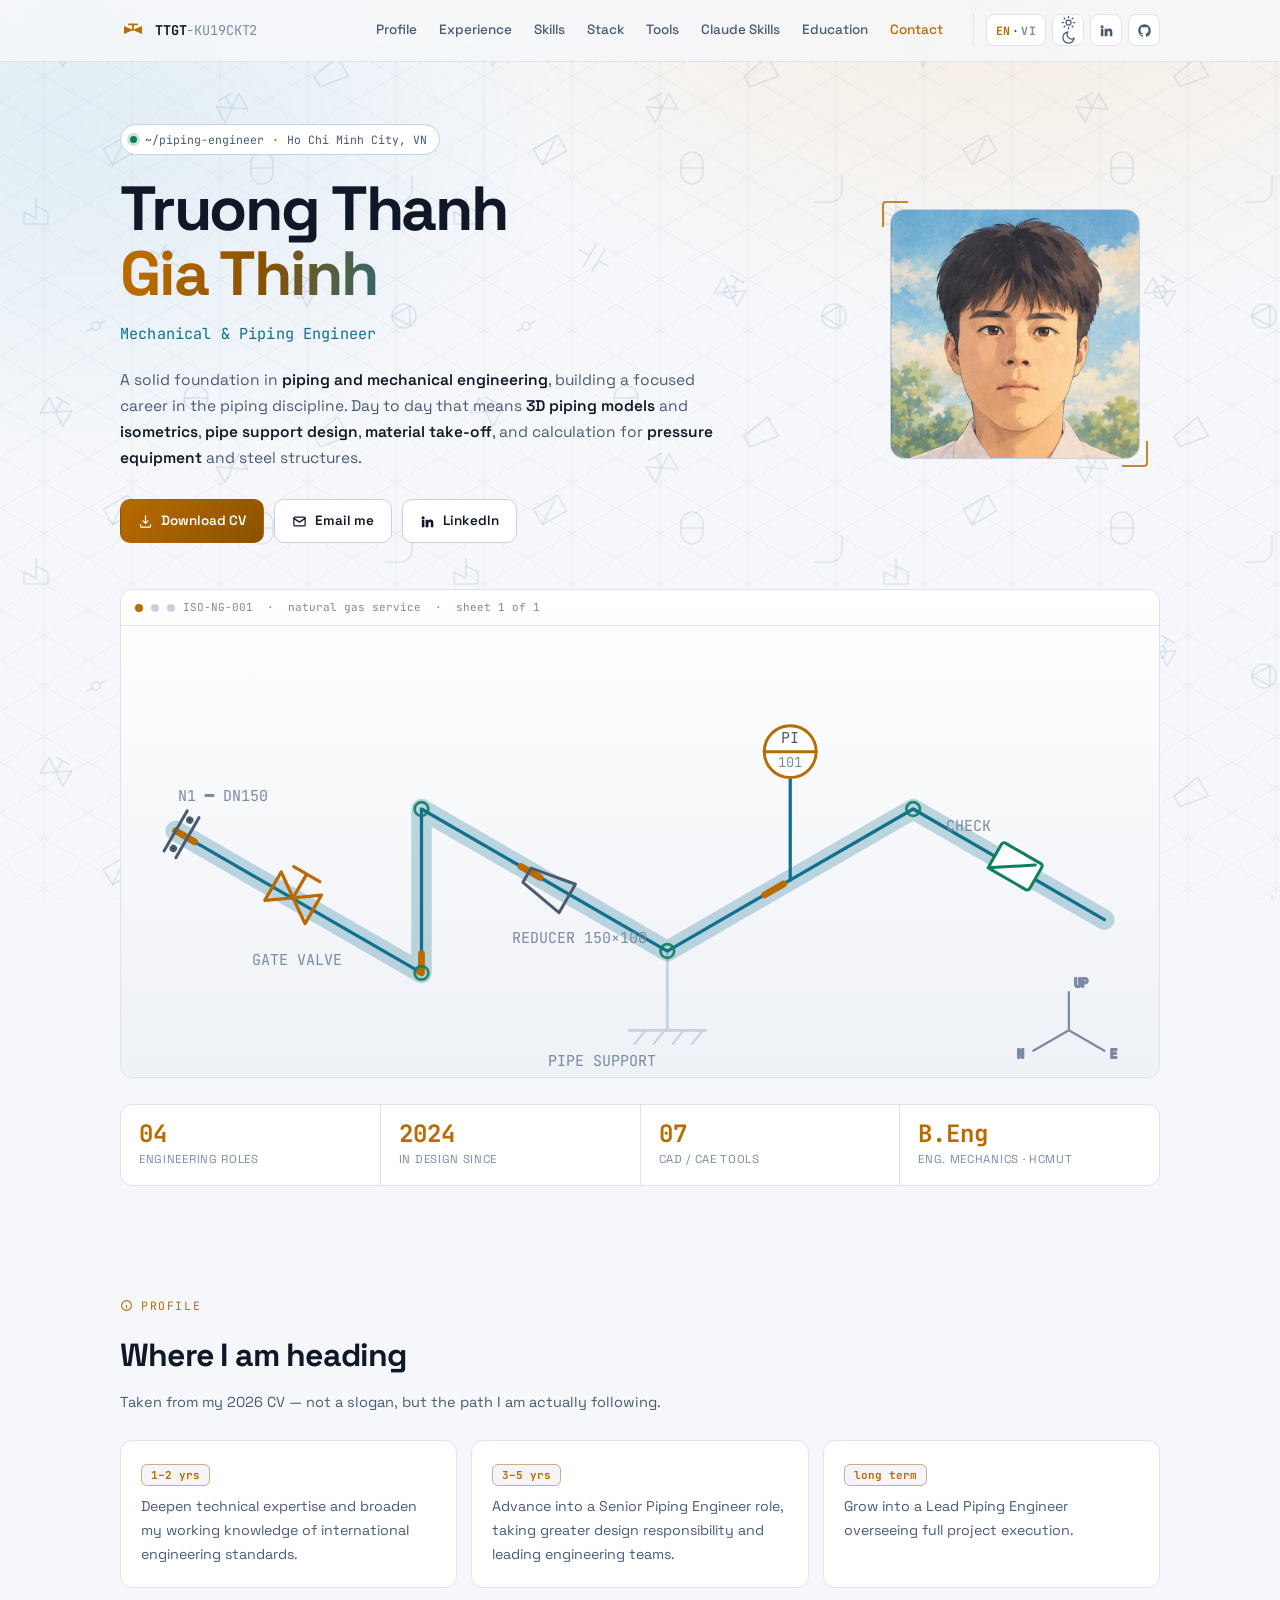
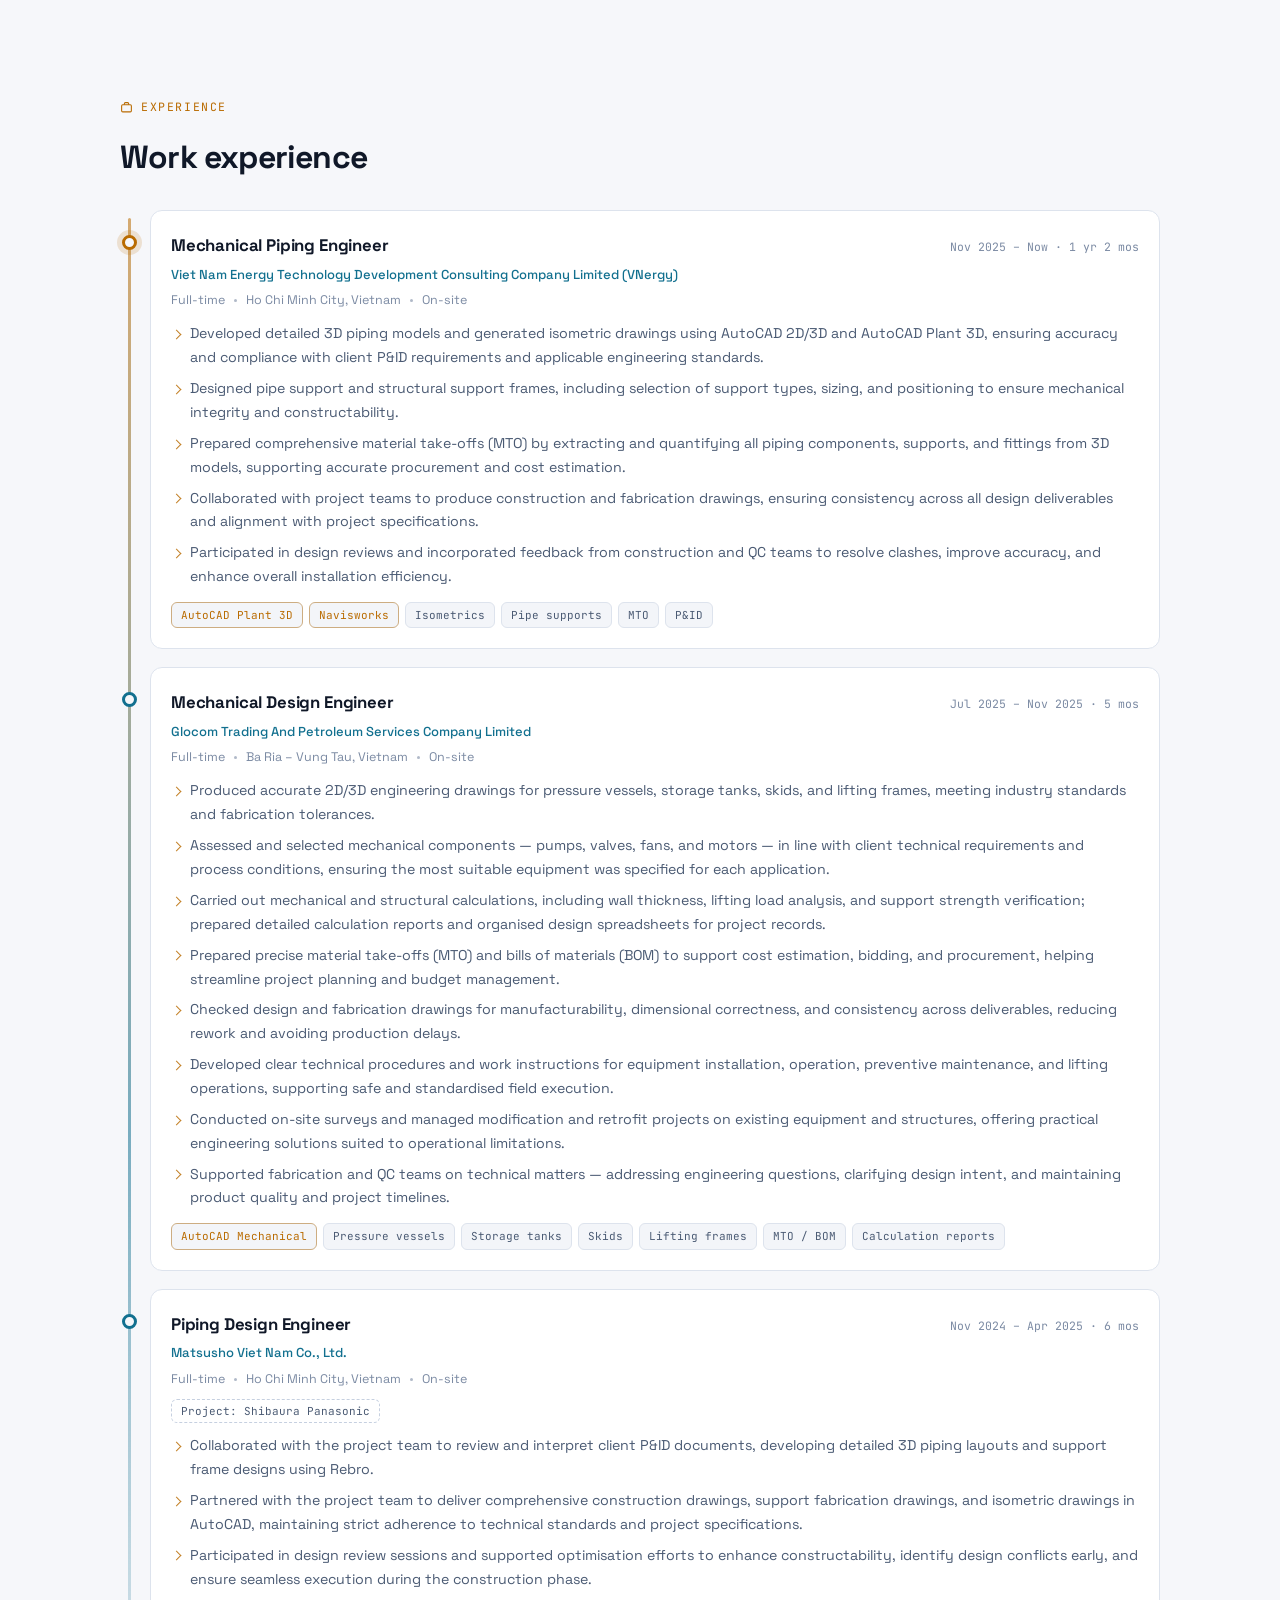
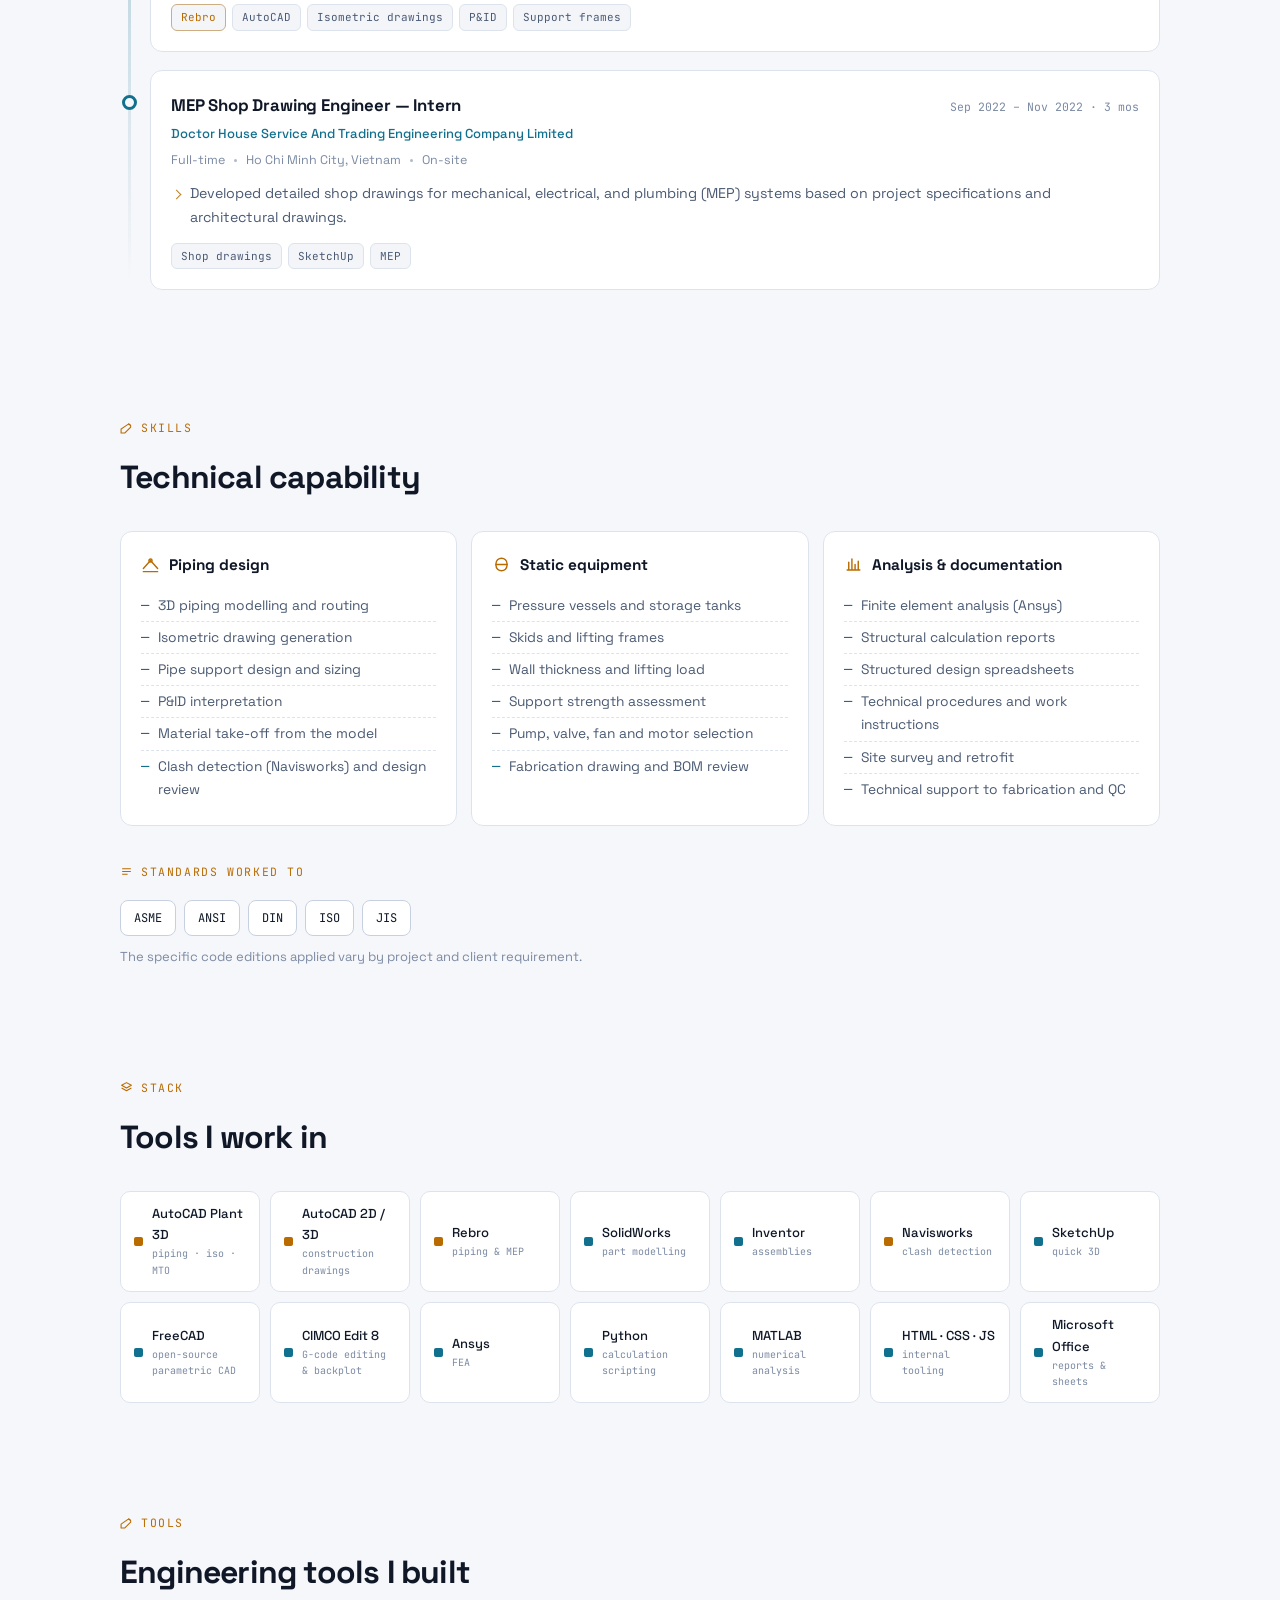
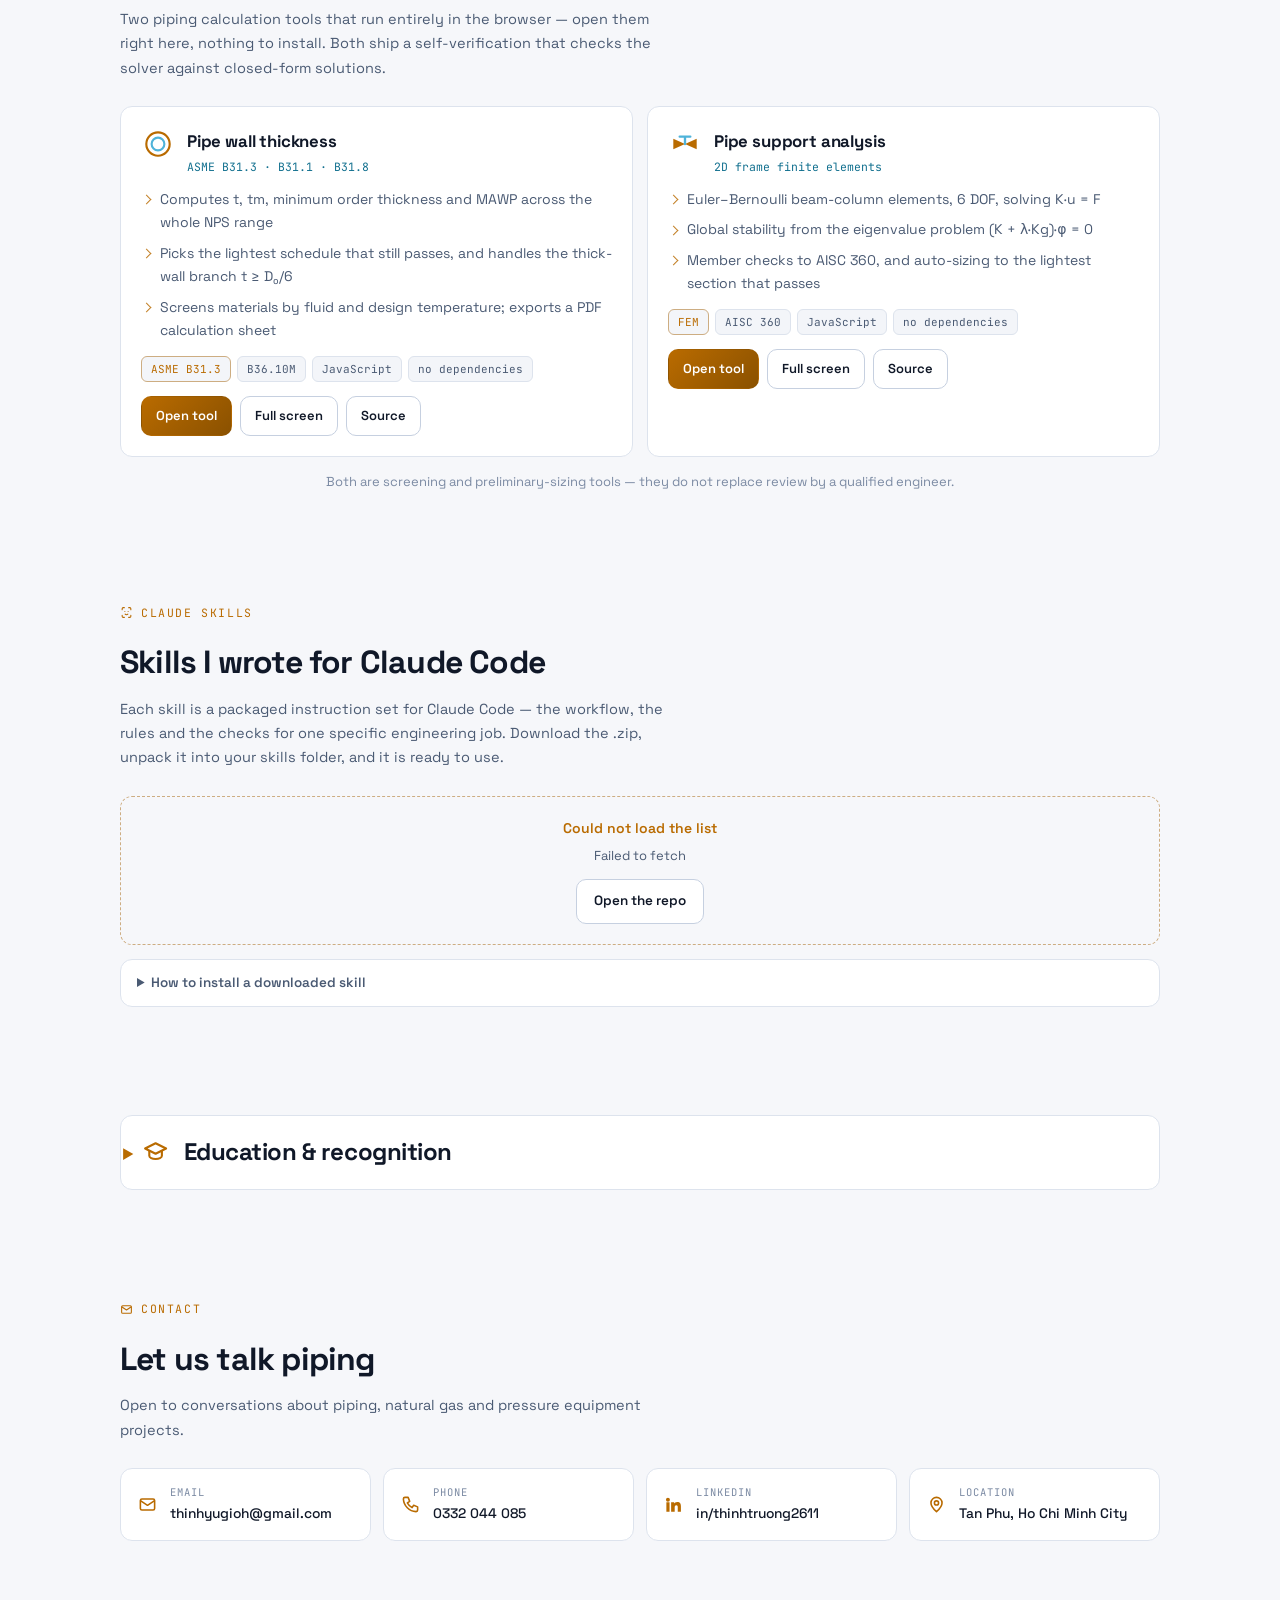
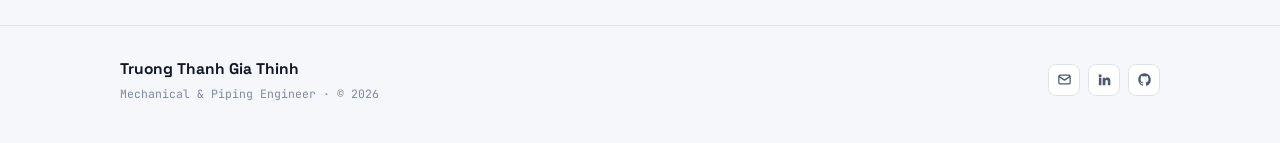
<file: index.html>
<!DOCTYPE html>
<html lang="en" data-theme="dark">
<head>
<meta charset="UTF-8">
<meta name="viewport" content="width=device-width, initial-scale=1">
<title>Truong Thanh Gia Thinh — Mechanical &amp; Piping Engineer</title>

<meta name="description" content="Mechanical &amp; Piping Engineer in Ho Chi Minh City. 3D piping models and isometrics in AutoCAD Plant 3D, pipe support design, MTO, pressure vessels and structural calculation for natural gas and industrial plants.">
<meta name="author" content="Truong Thanh Gia Thinh">
<meta name="theme-color" content="#0a0f1c">

<meta property="og:type" content="profile">
<meta property="og:site_name" content="Truong Thanh Gia Thinh">
<meta property="og:locale" content="vi_VN">
<meta property="og:locale:alternate" content="en_US">
<meta property="og:title" content="Truong Thanh Gia Thinh — Mechanical &amp; Piping Engineer">
<meta property="og:description" content="Piping and mechanical design for natural gas and industrial plants: AutoCAD Plant 3D, isometrics, pipe supports, MTO, pressure equipment.">
<meta property="og:url" content="https://brian261101.github.io/">
<!-- Thẻ chia sẻ 1200x630: ảnh vuông bị các ứng dụng chat cắt xấu -->
<meta property="og:image" content="https://brian261101.github.io/assets/img/og-card.jpg">
<meta property="og:image:secure_url" content="https://brian261101.github.io/assets/img/og-card.jpg">
<meta property="og:image:type" content="image/jpeg">
<meta property="og:image:width" content="1200">
<meta property="og:image:height" content="630">
<meta property="og:image:alt" content="Truong Thanh Gia Thinh — Mechanical &amp; Piping Engineer, Ho Chi Minh City">
<meta name="twitter:card" content="summary_large_image">
<meta name="twitter:title" content="Truong Thanh Gia Thinh — Mechanical &amp; Piping Engineer">
<meta name="twitter:description" content="Piping and mechanical design for natural gas and industrial plants: AutoCAD Plant 3D, isometrics, pipe supports, MTO, pressure equipment.">
<meta name="twitter:image" content="https://brian261101.github.io/assets/img/og-card.jpg">

<link rel="canonical" href="https://brian261101.github.io/">
<link rel="icon" href="data:image/svg+xml,%3Csvg xmlns='http://www.w3.org/2000/svg' viewBox='0 0 32 32'%3E%3Crect width='32' height='32' rx='7' fill='%230a0f1c'/%3E%3Cpath d='M6 20V12l10 4zM26 20V12l-10 4z' fill='%23f5a524'/%3E%3Cpath d='M16 16v-6M11 10h10' stroke='%234fb3d9' stroke-width='2' stroke-linecap='round' fill='none'/%3E%3C/svg%3E">

<link rel="preconnect" href="https://fonts.googleapis.com">
<link rel="preconnect" href="https://fonts.gstatic.com" crossorigin>
<link href="https://fonts.googleapis.com/css2?family=Space+Grotesk:wght@400;500;600;700&family=JetBrains+Mono:wght@400;500;700&display=swap" rel="stylesheet">
<script>document.documentElement.classList.add('js');</script>
<link rel="stylesheet" href="assets/css/site.css?v=8">

<script type="application/ld+json">
{
  "@context": "https://schema.org",
  "@type": "Person",
  "name": "Truong Thanh Gia Thinh",
  "jobTitle": "Mechanical & Piping Engineer",
  "url": "https://brian261101.github.io/",
  "image": "https://brian261101.github.io/assets/img/portrait-art.jpg",
  "email": "mailto:thinhyugioh@gmail.com",
  "sameAs": [
    "https://www.linkedin.com/in/thinhtruong2611/",
    "https://github.com/brian261101"
  ],
  "address": { "@type": "PostalAddress", "addressLocality": "Ho Chi Minh City", "addressCountry": "VN" },
  "alumniOf": { "@type": "CollegeOrUniversity", "name": "Ho Chi Minh City University of Technology (HCMUT)" },
  "knowsAbout": ["Piping design", "AutoCAD Plant 3D", "Isometric drawings", "Pipe supports",
                 "Material Take-Off", "Pressure vessels", "Natural gas", "Finite element analysis"]
}
</script>
</head>

<body>

<!-- ============ background: isometric grid + P&ID symbols ============ -->
<div class="bg" aria-hidden="true">
  <svg xmlns="http://www.w3.org/2000/svg" preserveAspectRatio="xMidYMid slice">
    <defs>
      <!-- 30 degree isometric construction grid -->
      <pattern id="iso" width="88" height="50.807" patternUnits="userSpaceOnUse">
        <path d="M0 50.807 L88 0 M0 0 L88 50.807 M44 0 V50.807"
              fill="none" stroke-width="1" style="stroke:var(--grid)"/>
      </pattern>

      <!-- P&ID symbol library -->
      <g id="s-gate" stroke-width="1.6" fill="none" stroke-linejoin="round">
        <path d="M-13-9v18l13-9zM13-9v18l-13-9z"/><path d="M0 0v-13M-8-13h16"/>
      </g>
      <g id="s-globe" stroke-width="1.6" fill="none" stroke-linejoin="round">
        <path d="M-13-9v18l13-9zM13-9v18l-13-9z"/><circle cx="0" cy="0" r="6"/><path d="M0-6v-9M-8-15h16"/>
      </g>
      <g id="s-check" stroke-width="1.6" fill="none" stroke-linejoin="round">
        <rect x="-14" y="-9" width="28" height="18"/><path d="M-14 9 L10-7"/>
      </g>
      <g id="s-inst" stroke-width="1.6" fill="none">
        <circle cx="0" cy="0" r="12"/><path d="M-12 0h24"/>
      </g>
      <g id="s-red" stroke-width="1.6" fill="none" stroke-linejoin="round">
        <path d="M-15-6 L15-11 V11 L-15 6 Z"/>
      </g>
      <g id="s-flange" stroke-width="1.6" fill="none" stroke-linecap="round">
        <path d="M-5-13v26M5-13v26M-16 0h11M5 0h11"/>
      </g>
      <g id="s-pump" stroke-width="1.6" fill="none" stroke-linejoin="round">
        <circle cx="0" cy="0" r="12"/><path d="M-12 0 L6-10 V10 Z"/>
      </g>
      <g id="s-psv" stroke-width="1.6" fill="none" stroke-linejoin="round">
        <path d="M-12 10 V-2 L0 4 V-8 L12-2 V10 Z"/><path d="M0-8 V-16"/>
      </g>
      <g id="s-vessel" stroke-width="1.6" fill="none">
        <rect x="-11" y="-16" width="22" height="32" rx="11"/><path d="M-11 0h22"/>
      </g>
      <g id="s-elbow" stroke-width="1.6" fill="none" stroke-linecap="round">
        <path d="M-15 12 H0 A12 12 0 0 0 12 0 V-14"/>
      </g>
      <g id="s-weld" stroke-width="1.6" fill="none">
        <circle cx="0" cy="0" r="4"/><path d="M-11 0h7M4 0h7"/>
      </g>

      <!-- scattered symbol field -->
      <pattern id="sym" width="430" height="360" patternUnits="userSpaceOnUse">
        <g style="stroke:var(--sym)">
          <use href="#s-gate"   transform="translate(56 52) rotate(30)"/>
          <use href="#s-inst"   transform="translate(196 38)"/>
          <use href="#s-red"    transform="translate(330 74) rotate(-30)"/>
          <use href="#s-elbow"  transform="translate(400 190)"/>
          <use href="#s-check"  transform="translate(120 150) rotate(-30)"/>
          <use href="#s-vessel" transform="translate(262 168)"/>
          <use href="#s-psv"    transform="translate(36 214)"/>
          <use href="#s-flange" transform="translate(164 258) rotate(30)"/>
          <use href="#s-globe"  transform="translate(300 292) rotate(30)"/>
          <use href="#s-pump"   transform="translate(404 316)"/>
          <use href="#s-weld"   transform="translate(96 326) rotate(-30)"/>
          <use href="#s-gate"   transform="translate(232 108) rotate(-30)"/>
        </g>
      </pattern>
    </defs>

    <rect width="100%" height="100%" fill="url(#iso)"/>
    <rect width="100%" height="100%" fill="url(#sym)"/>
  </svg>
</div>
<div class="bg-glow" aria-hidden="true"></div>


<!-- ============ nav ============ -->
<nav class="nav">
  <div class="wrap">
    <a class="brand" href="#top" aria-label="Home">
      <svg class="mark" viewBox="0 0 32 32" fill="none" aria-hidden="true">
        <path d="M5 21V11l11 5zM27 21V11l-11 5z" fill="currentColor"/>
        <path d="M16 16v-7M11 9h10" stroke="currentColor" stroke-width="2.2" stroke-linecap="round"/>
      </svg>
      <span>TTGT<span class="dim">-KU19CKT2</span></span>
    </a>

    <ul class="nav-links" id="nav-links">
      <li><a href="#profile"    data-vi="Giới thiệu">Profile</a></li>
      <li><a href="#experience" data-vi="Kinh nghiệm">Experience</a></li>
      <li><a href="#skills"     data-vi="Kỹ năng">Skills</a></li>
      <li><a href="#stack"      data-vi="Phần mềm">Stack</a></li>
      <li><a href="#tools"      data-vi="Công cụ">Tools</a></li>
      <li><a href="#claude-skills" data-vi="Skill Claude">Claude Skills</a></li>
      <li><a href="#education"  data-vi="Học vấn">Education</a></li>
      <li><a href="#contact"    data-vi="Liên hệ">Contact</a></li>
    </ul>

    <div class="nav-tools">
      <button class="icon-btn lang-btn" id="lang-btn" type="button" title="English / Tiếng Việt" aria-label="Switch language">
        <span data-lang-on="en">EN</span><span class="dim">&#8202;·&#8202;</span><span data-lang-on="vi">VI</span>
      </button>

      <button class="icon-btn" id="theme-btn" type="button" title="Light / dark" aria-label="Toggle theme">
        <svg data-theme-icon="dark" viewBox="0 0 24 24" fill="none" stroke="currentColor" stroke-width="2" stroke-linecap="round">
          <circle cx="12" cy="12" r="4"/><path d="M12 2v2M12 20v2M2 12h2M20 12h2M4.9 4.9l1.4 1.4M17.7 17.7l1.4 1.4M19.1 4.9l-1.4 1.4M6.3 17.7l-1.4 1.4"/>
        </svg>
        <svg data-theme-icon="light" viewBox="0 0 24 24" fill="none" stroke="currentColor" stroke-width="2" stroke-linecap="round" stroke-linejoin="round" hidden>
          <path d="M21 12.8A9 9 0 1 1 11.2 3a7 7 0 0 0 9.8 9.8z"/>
        </svg>
      </button>

      <a class="icon-btn" href="https://www.linkedin.com/in/thinhtruong2611/" target="_blank" rel="noopener" title="LinkedIn" aria-label="LinkedIn">
        <svg viewBox="0 0 24 24" fill="currentColor"><path d="M4.98 3.5a2.5 2.5 0 1 1 0 5 2.5 2.5 0 0 1 0-5zM3 9h4v12H3zM9 9h3.8v1.7h.05c.53-.95 1.83-1.95 3.76-1.95 4.02 0 4.76 2.5 4.76 5.76V21h-4v-5.3c0-1.26-.02-2.9-1.8-2.9-1.8 0-2.07 1.38-2.07 2.8V21H9z"/></svg>
      </a>

      <a class="icon-btn" href="https://github.com/brian261101" target="_blank" rel="noopener" title="GitHub" aria-label="GitHub">
        <svg viewBox="0 0 24 24" fill="currentColor"><path d="M12 2C6.48 2 2 6.58 2 12.25c0 4.53 2.87 8.37 6.84 9.73.5.1.68-.22.68-.49l-.01-1.9c-2.78.62-3.37-1.21-3.37-1.21-.46-1.19-1.11-1.5-1.11-1.5-.91-.64.07-.63.07-.63 1 .07 1.53 1.06 1.53 1.06.89 1.57 2.34 1.12 2.91.86.09-.66.35-1.12.63-1.38-2.22-.26-4.56-1.14-4.56-5.07 0-1.12.39-2.03 1.03-2.75-.1-.26-.45-1.3.1-2.71 0 0 .84-.28 2.75 1.05a9.3 9.3 0 0 1 5 0c1.91-1.33 2.75-1.05 2.75-1.05.55 1.41.2 2.45.1 2.71.64.72 1.03 1.63 1.03 2.75 0 3.94-2.34 4.81-4.57 5.06.36.32.68.94.68 1.9l-.01 2.82c0 .27.18.6.69.49A10.03 10.03 0 0 0 22 12.25C22 6.58 17.52 2 12 2z"/></svg>
      </a>

      <button class="icon-btn burger" id="burger" type="button" aria-expanded="false" aria-controls="nav-links" aria-label="Menu">
        <svg viewBox="0 0 24 24" fill="none" stroke="currentColor" stroke-width="2" stroke-linecap="round"><path d="M3 6h18M3 12h18M3 18h18"/></svg>
      </button>
    </div>
  </div>
</nav>


<!-- ============ hero ============ -->
<header class="hero" id="top">
  <div class="wrap">
    <div class="hero-grid">
      <div>
        <span class="tag-term">
          <span class="dot"></span>
          <span data-vi="~/kỹ-sư-đường-ống">~/piping-engineer</span>
          <b>·</b>
          <span>Ho Chi Minh City, VN</span>
        </span>

        <h1 class="name">Truong Thanh<br><span class="accent">Gia Thinh</span></h1>

        <p class="role">
          <span data-vi="Kỹ sư Cơ khí &amp; Đường ống">Mechanical &amp; Piping Engineer</span>
        </p>

        <p class="lede"
           data-vi-html="Nền tảng vững về <b>đường ống và cơ khí</b>, đang xây dựng sự nghiệp chuyên sâu trong mảng piping. Công việc hằng ngày của tôi: dựng <b>mô hình đường ống 3D</b> và xuất <b>isometric</b>, thiết kế <b>gối đỡ ống</b>, bóc tách <b>MTO</b>, và tính toán cho <b>thiết bị chịu áp</b> cùng kết cấu thép.">
          A solid foundation in <b>piping and mechanical engineering</b>, building a focused career in the piping discipline. Day to day that means <b>3D piping models</b> and <b>isometrics</b>, <b>pipe support design</b>, <b>material take-off</b>, and calculation for <b>pressure equipment</b> and steel structures.
        </p>

        <div class="cta">
          <a class="btn primary" href="assets/cv/CV_TruongThanhGiaThinh_2026.pdf" download>
            <svg viewBox="0 0 24 24" fill="none" stroke="currentColor" stroke-width="2" stroke-linecap="round" stroke-linejoin="round"><path d="M12 3v12m0 0 4-4m-4 4-4-4M4 17v2a2 2 0 0 0 2 2h12a2 2 0 0 0 2-2v-2"/></svg>
            <span data-vi="Tải CV (PDF)">Download CV</span>
          </a>
          <a class="btn" href="mailto:thinhyugioh@gmail.com">
            <svg viewBox="0 0 24 24" fill="none" stroke="currentColor" stroke-width="2" stroke-linecap="round" stroke-linejoin="round"><rect x="3" y="5" width="18" height="14" rx="2"/><path d="m3 7 9 6 9-6"/></svg>
            <span data-vi="Gửi email">Email me</span>
          </a>
          <a class="btn" href="https://www.linkedin.com/in/thinhtruong2611/" target="_blank" rel="noopener">
            <svg viewBox="0 0 24 24" fill="currentColor"><path d="M4.98 3.5a2.5 2.5 0 1 1 0 5 2.5 2.5 0 0 1 0-5zM3 9h4v12H3zM9 9h3.8v1.7h.05c.53-.95 1.83-1.95 3.76-1.95 4.02 0 4.76 2.5 4.76 5.76V21h-4v-5.3c0-1.26-.02-2.9-1.8-2.9-1.8 0-2.07 1.38-2.07 2.8V21H9z"/></svg>
            LinkedIn
          </a>
        </div>
      </div>

      <figure class="portrait">
        <img src="assets/img/portrait-art.jpg" width="600" height="600"
             alt="Illustrated portrait of Truong Thanh Gia Thinh"
             fetchpriority="high">
      </figure>
    </div>

    <!-- isometric spool -->
    <div class="spool rv">
      <div class="cap">
        <span class="lamp a"></span><span class="lamp"></span><span class="lamp"></span>
        <span>ISO&#8209;NG&#8209;001&nbsp;&nbsp;·&nbsp;&nbsp;natural gas service&nbsp;&nbsp;·&nbsp;&nbsp;sheet 1 of 1</span>
      </div>

      <svg viewBox="0 0 760 330" role="img"
           aria-label="Isometric piping spool drawing with a gate valve, reducer, tee, instrument and check valve">
        <g fill="none" stroke-linecap="round" stroke-linejoin="round">

          <!-- support post + base -->
          <g style="stroke:var(--line-2)" stroke-width="2">
            <path d="M400 238 V296"/>
            <path d="M372 296 H428"/>
            <path d="M376 306 l8-10M390 306 l8-10M404 306 l8-10M418 306 l8-10" stroke-width="1.5"/>
          </g>

          <!-- pipe outer wall -->
          <path d="M40 150 L220 254 L220 134 L400 238 L580 134 L720 215"
                style="stroke:var(--steel)" stroke-width="15" opacity=".26"/>
          <!-- pipe centre -->
          <path d="M40 150 L220 254 L220 134 L400 238 L580 134 L720 215"
                style="stroke:var(--steel)" stroke-width="2.4"/>
          <!-- flow -->
          <path class="flow" d="M40 150 L220 254 L220 134 L400 238 L580 134 L720 215"
                style="stroke:var(--flame)" stroke-width="5"/>

          <!-- weld beads at the elbows -->
          <g style="stroke:var(--weld)" stroke-width="2" opacity=".9">
            <circle cx="220" cy="254" r="5"/>
            <circle cx="220" cy="134" r="5"/>
            <circle cx="400" cy="238" r="5"/>
            <circle cx="580" cy="134" r="5"/>
          </g>

          <!-- terminal flange N1 -->
          <g transform="translate(40 150) rotate(30)" style="stroke:var(--fg-2)" stroke-width="2.2">
            <path d="M0-17 V17 M10-17 V17"/>
            <circle cx="5" cy="-12" r="1.6" fill="currentColor"/>
            <circle cx="5" cy="12" r="1.6" fill="currentColor"/>
          </g>

          <!-- gate valve -->
          <g transform="translate(126 199) rotate(30)" style="stroke:var(--flame)" stroke-width="2.4">
            <path d="M-17-12 V12 L0 0 Z"/><path d="M17-12 V12 L0 0 Z"/>
            <path d="M0 0 V-20 M-11-20 H11"/>
          </g>

          <!-- concentric reducer -->
          <g transform="translate(312 191) rotate(30)" style="stroke:var(--fg-2)" stroke-width="2.2">
            <path d="M-17-6 L17-12 V12 L-17 6 Z"/>
          </g>

          <!-- tee + instrument bubble -->
          <g style="stroke:var(--steel)" stroke-width="2.4">
            <path d="M490 186 V112"/>
          </g>
          <g transform="translate(490 92)" style="stroke:var(--flame)" stroke-width="2.2">
            <circle cx="0" cy="0" r="19" style="fill:var(--panel)"/>
            <path d="M-19 0 H19"/>
          </g>
          <text x="490" y="86" text-anchor="middle" style="fill:var(--fg-2)"
                font-family="JetBrains Mono, monospace" font-size="11">PI</text>
          <text x="490" y="103" text-anchor="middle" style="fill:var(--fg-3)"
                font-family="JetBrains Mono, monospace" font-size="10">101</text>

          <!-- check valve -->
          <g transform="translate(655 176) rotate(30)" style="stroke:var(--weld)" stroke-width="2.2">
            <rect x="-17" y="-11" width="34" height="22" rx="2" style="fill:var(--panel)"/>
            <path d="M-17 11 L12-8"/>
          </g>

          <!-- iso axis key -->
          <g transform="translate(694 296)" style="stroke:var(--fg-3)" stroke-width="1.6">
            <path d="M0 0 L26 15M0 0 L-26 15M0 0 V-28"/>
            <text x="30" y="20" style="fill:var(--fg-3)" font-family="JetBrains Mono, monospace" font-size="9">E</text>
            <text x="-38" y="20" style="fill:var(--fg-3)" font-family="JetBrains Mono, monospace" font-size="9">N</text>
            <text x="4" y="-32" style="fill:var(--fg-3)" font-family="JetBrains Mono, monospace" font-size="9">UP</text>
          </g>

          <!-- annotations -->
          <g font-family="JetBrains Mono, monospace" font-size="11" style="fill:var(--fg-3)">
            <text x="42" y="128">N1 &#9473; DN150</text>
            <text x="96" y="248">GATE VALVE</text>
            <text x="286" y="232">REDUCER 150&#215;100</text>
            <text x="604" y="150">CHECK</text>
            <text x="352" y="322" text-anchor="middle">PIPE SUPPORT</text>
          </g>
        </g>
      </svg>
    </div>

    <!-- stats -->
    <div class="stats rv">
      <div class="stat"><div class="n">04</div><div class="k" data-vi="Vị trí kỹ thuật">Engineering roles</div></div>
      <div class="stat"><div class="n">2024</div><div class="k" data-vi="Làm thiết kế từ">In design since</div></div>
      <div class="stat"><div class="n">07</div><div class="k" data-vi="Phần mềm CAD / CAE">CAD / CAE tools</div></div>
      <div class="stat"><div class="n">B.Eng</div><div class="k" data-vi="Cơ kỹ thuật · HCMUT">Eng. Mechanics · HCMUT</div></div>
    </div>
  </div>
</header>


<!-- ============ profile ============ -->
<section id="profile">
  <div class="wrap">
    <div class="sec-head rv">
      <span class="sec-label">
        <svg viewBox="0 0 24 24" fill="none" stroke="currentColor" stroke-width="2"><circle cx="12" cy="12" r="9"/><path d="M12 8h.01M11 12h1v4h1"/></svg>
        <span data-vi="Giới thiệu">Profile</span>
      </span>
      <h2 data-vi="Định hướng nghề nghiệp">Where I am heading</h2>
      <p data-vi="Trích từ CV 2026 — không phải khẩu hiệu, mà là lộ trình tôi đang đi theo.">Taken from my 2026 CV — not a slogan, but the path I am actually following.</p>
    </div>

    <div class="grid-3">
      <div class="card rv">
        <h3 class="skill-card" style="font-size:.95rem;font-weight:700;margin-bottom:8px">
          <span class="chip hot">1&#8211;2 <span data-vi="năm">yrs</span></span>
        </h3>
        <p style="color:var(--fg-2);font-size:14.2px"
           data-vi="Đào sâu chuyên môn kỹ thuật và mở rộng hiểu biết về hệ tiêu chuẩn thiết kế quốc tế.">
          Deepen technical expertise and broaden my working knowledge of international engineering standards.
        </p>
      </div>
      <div class="card rv">
        <h3 class="skill-card" style="font-size:.95rem;font-weight:700;margin-bottom:8px">
          <span class="chip hot">3&#8211;5 <span data-vi="năm">yrs</span></span>
        </h3>
        <p style="color:var(--fg-2);font-size:14.2px"
           data-vi="Tiến tới vị trí Senior Piping Engineer — nhận trách nhiệm thiết kế lớn hơn và dẫn dắt nhóm kỹ thuật.">
          Advance into a <b>Senior Piping Engineer</b> role, taking greater design responsibility and leading engineering teams.
        </p>
      </div>
      <div class="card rv">
        <h3 class="skill-card" style="font-size:.95rem;font-weight:700;margin-bottom:8px">
          <span class="chip hot" data-vi="dài hạn">long term</span>
        </h3>
        <p style="color:var(--fg-2);font-size:14.2px"
           data-vi="Phát triển thành Lead Piping Engineer, chịu trách nhiệm triển khai trọn vẹn một dự án.">
          Grow into a <b>Lead Piping Engineer</b> overseeing full project execution.
        </p>
      </div>
    </div>
  </div>
</section>


<!-- ============ experience ============ -->
<section id="experience">
  <div class="wrap">
    <div class="sec-head rv">
      <span class="sec-label">
        <svg viewBox="0 0 24 24" fill="none" stroke="currentColor" stroke-width="2"><rect x="3" y="7" width="18" height="13" rx="2"/><path d="M8 7V5a2 2 0 0 1 2-2h4a2 2 0 0 1 2 2v2"/></svg>
        <span data-vi="Kinh nghiệm">Experience</span>
      </span>
      <h2 data-vi="Kinh nghiệm làm việc">Work experience</h2>
    </div>

    <div class="tl">

      <!-- VNergy -->
      <article class="job now card rv">
        <div class="job-top">
          <h3>Mechanical Piping Engineer</h3>
          <span class="when">Nov 2025 &#8211; <span data-vi="Nay">Now</span><b class="dur" data-start="2025-11"></b></span>
        </div>
        <div class="co">Viet Nam Energy Technology Development Consulting Company Limited (VNergy)</div>
        <div class="job-meta">
          <span class="jm" data-vi="Toàn thời gian">Full-time</span>
          <span class="jm" data-vi="TP. Hồ Chí Minh, Việt Nam">Ho Chi Minh City, Vietnam</span>
          <span class="jm" data-vi="Tại văn phòng">On-site</span>
        </div>
        <ul>
          <li data-vi="Dựng mô hình đường ống 3D chi tiết và xuất bản vẽ Isometric bằng AutoCAD 2D/3D và AutoCAD Plant 3D, bảo đảm chính xác và tuân thủ yêu cầu P&amp;ID của khách hàng cùng các tiêu chuẩn kỹ thuật áp dụng.">Developed detailed 3D piping models and generated isometric drawings using AutoCAD 2D/3D and AutoCAD Plant 3D, ensuring accuracy and compliance with client P&amp;ID requirements and applicable engineering standards.</li>
          <li data-vi="Thiết kế gối đỡ ống và khung đỡ kết cấu, gồm chọn loại gối đỡ, định cỡ và bố trí vị trí để bảo đảm tính toàn vẹn cơ khí và khả năng thi công.">Designed pipe support and structural support frames, including selection of support types, sizing, and positioning to ensure mechanical integrity and constructability.</li>
          <li data-vi="Lập bảng khối lượng vật tư (MTO) đầy đủ bằng cách bóc tách và thống kê toàn bộ chi tiết ống, gối đỡ và phụ kiện từ mô hình 3D, phục vụ mua sắm và dự toán chính xác.">Prepared comprehensive material take-offs (MTO) by extracting and quantifying all piping components, supports, and fittings from 3D models, supporting accurate procurement and cost estimation.</li>
          <li data-vi="Phối hợp với các nhóm dự án để phát hành bản vẽ thi công và bản vẽ chế tạo, bảo đảm tính nhất quán giữa mọi đầu mục thiết kế và phù hợp với đặc tính kỹ thuật dự án.">Collaborated with project teams to produce construction and fabrication drawings, ensuring consistency across all design deliverables and alignment with project specifications.</li>
          <li data-vi="Tham gia design review và tiếp thu phản hồi từ nhóm thi công và QC để xử lý va chạm, tăng độ chính xác và nâng hiệu quả lắp đặt tổng thể.">Participated in design reviews and incorporated feedback from construction and QC teams to resolve clashes, improve accuracy, and enhance overall installation efficiency.</li>
        </ul>
        <div class="chips">
          <span class="chip hot">AutoCAD Plant 3D</span><span class="chip hot">Navisworks</span>
          <span class="chip">Isometrics</span><span class="chip">Pipe supports</span>
          <span class="chip">MTO</span><span class="chip">P&amp;ID</span>
        </div>
      </article>

      <!-- Glocom -->
      <article class="job card rv">
        <div class="job-top">
          <h3>Mechanical Design Engineer</h3>
          <span class="when">Jul 2025 &#8211; Nov 2025<b class="dur" data-start="2025-07" data-end="2025-11"></b></span>
        </div>
        <div class="co">Glocom Trading And Petroleum Services Company Limited</div>
        <div class="job-meta">
          <span class="jm" data-vi="Toàn thời gian">Full-time</span>
          <span class="jm" data-vi="Bà Rịa &#8211; Vũng Tàu, Việt Nam">Ba Ria &#8211; Vung Tau, Vietnam</span>
          <span class="jm" data-vi="Tại văn phòng">On-site</span>
        </div>
        <ul>
          <li data-vi="Triển khai bản vẽ kỹ thuật 2D/3D chính xác cho bồn chịu áp, bồn chứa, skid và khung nâng, đáp ứng tiêu chuẩn ngành và dung sai chế tạo.">Produced accurate 2D/3D engineering drawings for pressure vessels, storage tanks, skids, and lifting frames, meeting industry standards and fabrication tolerances.</li>
          <li data-vi="Đánh giá và lựa chọn thiết bị cơ khí — bơm, van, quạt, động cơ — theo yêu cầu kỹ thuật của khách hàng và điều kiện công nghệ, bảo đảm chọn đúng thiết bị cho từng ứng dụng.">Assessed and selected mechanical components — pumps, valves, fans, and motors — in line with client technical requirements and process conditions, ensuring the most suitable equipment was specified for each application.</li>
          <li data-vi="Thực hiện tính toán cơ khí và kết cấu: chiều dày thành, phân tích tải nâng, kiểm tra sức bền gối đỡ; lập báo cáo tính toán chi tiết và bảng tính thiết kế có tổ chức để lưu hồ sơ dự án.">Carried out mechanical and structural calculations, including wall thickness, lifting load analysis, and support strength verification; prepared detailed calculation reports and organised design spreadsheets for project records.</li>
          <li data-vi="Lập bảng khối lượng vật tư (MTO) và bảng kê vật tư (BOM) chính xác phục vụ dự toán, đấu thầu và mua sắm, góp phần tinh gọn kế hoạch dự án và kiểm soát ngân sách.">Prepared precise material take-offs (MTO) and bills of materials (BOM) to support cost estimation, bidding, and procurement, helping streamline project planning and budget management.</li>
          <li data-vi="Soát xét bản vẽ thiết kế và chế tạo về khả năng gia công, độ chính xác kích thước và tính nhất quán giữa các đầu mục, giảm làm lại và tránh chậm tiến độ sản xuất.">Checked design and fabrication drawings for manufacturability, dimensional correctness, and consistency across deliverables, reducing rework and avoiding production delays.</li>
          <li data-vi="Biên soạn quy trình kỹ thuật và hướng dẫn công việc rõ ràng cho lắp đặt, vận hành, bảo trì phòng ngừa và công tác nâng hạ, hỗ trợ thi công hiện trường an toàn và chuẩn hoá.">Developed clear technical procedures and work instructions for equipment installation, operation, preventive maintenance, and lifting operations, supporting safe and standardised field execution.</li>
          <li data-vi="Khảo sát hiện trường và chủ trì công tác cải hoán, retrofit thiết bị và kết cấu hiện hữu, đưa ra giải pháp kỹ thuật khả thi trong ràng buộc vận hành.">Conducted on-site surveys and managed modification and retrofit projects on existing equipment and structures, offering practical engineering solutions suited to operational limitations.</li>
          <li data-vi="Hỗ trợ kỹ thuật cho nhóm chế tạo và QC: giải đáp vướng mắc, làm rõ ý đồ thiết kế, giữ chất lượng sản phẩm và tiến độ dự án.">Supported fabrication and QC teams on technical matters — addressing engineering questions, clarifying design intent, and maintaining product quality and project timelines.</li>
        </ul>
        <div class="chips">
          <span class="chip hot">AutoCAD Mechanical</span><span class="chip">Pressure vessels</span>
          <span class="chip">Storage tanks</span><span class="chip">Skids</span>
          <span class="chip">Lifting frames</span><span class="chip">MTO / BOM</span>
          <span class="chip">Calculation reports</span>
        </div>
      </article>

      <!-- Matsusho -->
      <article class="job card rv">
        <div class="job-top">
          <h3>Piping Design Engineer</h3>
          <span class="when">Nov 2024 &#8211; Apr 2025<b class="dur" data-start="2024-11" data-end="2025-04"></b></span>
        </div>
        <div class="co">Matsusho Viet Nam Co., Ltd.</div>
        <div class="job-meta">
          <span class="jm" data-vi="Toàn thời gian">Full-time</span>
          <span class="jm" data-vi="TP. Hồ Chí Minh, Việt Nam">Ho Chi Minh City, Vietnam</span>
          <span class="jm" data-vi="Tại văn phòng">On-site</span>
        </div>
        <span class="proj" data-vi="Dự án: Shibaura Panasonic">Project: Shibaura Panasonic</span>
        <ul>
          <li data-vi="Cùng nhóm dự án đọc và phân tích hồ sơ P&amp;ID của khách hàng, triển khai layout đường ống 3D chi tiết và thiết kế khung đỡ bằng phần mềm Rebro.">Collaborated with the project team to review and interpret client P&amp;ID documents, developing detailed 3D piping layouts and support frame designs using Rebro.</li>
          <li data-vi="Phối hợp phát hành trọn bộ bản vẽ thi công, bản vẽ chế tạo gối đỡ và bản vẽ isometric trong AutoCAD, bám sát tiêu chuẩn kỹ thuật và đặc tính kỹ thuật dự án.">Partnered with the project team to deliver comprehensive construction drawings, support fabrication drawings, and isometric drawings in AutoCAD, maintaining strict adherence to technical standards and project specifications.</li>
          <li data-vi="Tham gia các buổi design review và thúc đẩy tối ưu hoá nhằm tăng khả năng thi công, phát hiện sớm xung đột thiết kế và bảo đảm giai đoạn thi công trôi chảy.">Participated in design review sessions and supported optimisation efforts to enhance constructability, identify design conflicts early, and ensure seamless execution during the construction phase.</li>
        </ul>
        <div class="chips">
          <span class="chip hot">Rebro</span><span class="chip">AutoCAD</span>
          <span class="chip">Isometric drawings</span><span class="chip">P&amp;ID</span>
          <span class="chip">Support frames</span>
        </div>
      </article>

      <!-- Doctor House -->
      <article class="job card rv">
        <div class="job-top">
          <h3 data-vi="Thực tập sinh Kỹ sư Shop Drawing MEP">MEP Shop Drawing Engineer &#8212; Intern</h3>
          <span class="when">Sep 2022 &#8211; Nov 2022<b class="dur" data-start="2022-09" data-end="2022-11"></b></span>
        </div>
        <div class="co">Doctor House Service And Trading Engineering Company Limited</div>
        <div class="job-meta">
          <span class="jm" data-vi="Toàn thời gian">Full-time</span>
          <span class="jm" data-vi="TP. Hồ Chí Minh, Việt Nam">Ho Chi Minh City, Vietnam</span>
          <span class="jm" data-vi="Tại văn phòng">On-site</span>
        </div>
        <ul>
          <li data-vi="Triển khai bản vẽ shop drawing chi tiết cho hệ cơ &#8211; điện &#8211; nước (MEP) dựa trên đặc tính kỹ thuật dự án và hồ sơ kiến trúc.">Developed detailed shop drawings for mechanical, electrical, and plumbing (MEP) systems based on project specifications and architectural drawings.</li>
        </ul>
        <div class="chips">
          <span class="chip">Shop drawings</span><span class="chip">SketchUp</span>
          <span class="chip">MEP</span>
        </div>
      </article>

    </div>
  </div>
</section>

<!-- ============ skills ============ -->
<section id="skills">
  <div class="wrap">
    <div class="sec-head rv">
      <span class="sec-label">
        <svg viewBox="0 0 24 24" fill="none" stroke="currentColor" stroke-width="2" stroke-linecap="round"><path d="M14.7 6.3a4 4 0 0 1 5 5L9 22H2v-7z"/><path d="m16 5 3 3"/></svg>
        <span data-vi="Kỹ năng">Skills</span>
      </span>
      <h2 data-vi="Năng lực kỹ thuật">Technical capability</h2>
    </div>

    <div class="grid-3">
      <div class="card skill-card rv">
        <h3>
          <svg viewBox="0 0 24 24" fill="none" stroke="currentColor" stroke-width="1.8" stroke-linecap="round" stroke-linejoin="round"><path d="M3 17 12 7l9 10"/><circle cx="12" cy="7" r="2"/><path d="M3 21h18"/></svg>
          <span data-vi="Thiết kế đường ống">Piping design</span>
        </h3>
        <ul>
          <li data-vi="Mô hình và định tuyến đường ống 3D">3D piping modelling and routing</li>
          <li data-vi="Xuất bản vẽ isometric">Isometric drawing generation</li>
          <li data-vi="Thiết kế và định cỡ gối đỡ ống">Pipe support design and sizing</li>
          <li data-vi="Đọc và triển khai P&amp;ID">P&amp;ID interpretation</li>
          <li data-vi="Bóc tách MTO từ mô hình">Material take-off from the model</li>
          <li data-vi="Kiểm tra va chạm (Navisworks) và design review">Clash detection (Navisworks) and design review</li>
        </ul>
      </div>

      <div class="card skill-card rv">
        <h3>
          <svg viewBox="0 0 24 24" fill="none" stroke="currentColor" stroke-width="1.8" stroke-linecap="round" stroke-linejoin="round"><rect x="5" y="4" width="14" height="16" rx="7"/><path d="M5 12h14"/></svg>
          <span data-vi="Thiết bị tĩnh &amp; cơ khí">Static equipment</span>
        </h3>
        <ul>
          <li data-vi="Bồn chịu áp và bồn chứa">Pressure vessels and storage tanks</li>
          <li data-vi="Skid và khung nâng">Skids and lifting frames</li>
          <li data-vi="Tính chiều dày thành, tải nâng">Wall thickness and lifting load</li>
          <li data-vi="Kiểm tra sức bền gối đỡ">Support strength assessment</li>
          <li data-vi="Chọn bơm, van, quạt, động cơ">Pump, valve, fan and motor selection</li>
          <li data-vi="Soát xét bản vẽ chế tạo, BOM">Fabrication drawing and BOM review</li>
        </ul>
      </div>

      <div class="card skill-card rv">
        <h3>
          <svg viewBox="0 0 24 24" fill="none" stroke="currentColor" stroke-width="1.8" stroke-linecap="round" stroke-linejoin="round"><path d="M4 19h16M6 19V9m4 10V5m4 14v-7m4 7V8"/></svg>
          <span data-vi="Phân tích &amp; hồ sơ">Analysis &amp; documentation</span>
        </h3>
        <ul>
          <li data-vi="Phân tích phần tử hữu hạn (Ansys)">Finite element analysis (Ansys)</li>
          <li data-vi="Báo cáo tính toán kết cấu">Structural calculation reports</li>
          <li data-vi="Bảng tính thiết kế có cấu trúc">Structured design spreadsheets</li>
          <li data-vi="Quy trình kỹ thuật, hướng dẫn công việc">Technical procedures and work instructions</li>
          <li data-vi="Khảo sát hiện trường, cải hoán">Site survey and retrofit</li>
          <li data-vi="Hỗ trợ kỹ thuật cho chế tạo &amp; QC">Technical support to fabrication and QC</li>
        </ul>
      </div>
    </div>

    <div class="sec-head rv" style="margin-top:34px;margin-bottom:0">
      <span class="sec-label">
        <svg viewBox="0 0 24 24" fill="none" stroke="currentColor" stroke-width="2"><path d="M4 7h16M4 12h16M4 17h10"/></svg>
        <span data-vi="Hệ tiêu chuẩn đã làm việc">Standards worked to</span>
      </span>
      <div class="codes">
        <span class="code">ASME</span>
        <span class="code">ANSI</span>
        <span class="code">DIN</span>
        <span class="code">ISO</span>
        <span class="code">JIS</span>
      </div>
      <p style="margin-top:10px;font-size:13px;color:var(--fg-3)"
         data-vi="Bộ tiêu chuẩn cụ thể áp dụng theo từng dự án và yêu cầu của khách hàng.">
        The specific code editions applied vary by project and client requirement.
      </p>
    </div>
  </div>
</section>


<!-- ============ stack ============ -->
<section id="stack">
  <div class="wrap">
    <div class="sec-head rv">
      <span class="sec-label">
        <svg viewBox="0 0 24 24" fill="none" stroke="currentColor" stroke-width="2" stroke-linejoin="round"><path d="m12 3 9 5-9 5-9-5z"/><path d="m3 13 9 5 9-5"/></svg>
        <span data-vi="Phần mềm">Stack</span>
      </span>
      <h2 data-vi="Công cụ tôi dùng hằng ngày">Tools I work in</h2>
    </div>

    <div class="tools rv">
      <div class="tool core"><span class="sq"></span><div>AutoCAD Plant 3D<small data-vi="đường ống · iso · MTO">piping · iso · MTO</small></div></div>
      <div class="tool core"><span class="sq"></span><div>AutoCAD 2D / 3D<small data-vi="bản vẽ thi công">construction drawings</small></div></div>
      <div class="tool core"><span class="sq"></span><div>Rebro<small data-vi="đường ống &amp; MEP">piping &amp; MEP</small></div></div>
      <div class="tool"><span class="sq"></span><div>SolidWorks<small data-vi="mô hình chi tiết">part modelling</small></div></div>
      <div class="tool"><span class="sq"></span><div>Inventor<small data-vi="cụm lắp ráp">assemblies</small></div></div>
      <div class="tool core"><span class="sq"></span><div>Navisworks<small data-vi="kiểm tra va chạm">clash detection</small></div></div>
      <div class="tool"><span class="sq"></span><div>SketchUp<small data-vi="dựng hình nhanh">quick 3D</small></div></div>
      <div class="tool"><span class="sq"></span><div>FreeCAD<small data-vi="CAD tham số mã nguồn mở">open-source parametric CAD</small></div></div>
      <div class="tool"><span class="sq"></span><div>CIMCO Edit 8<small data-vi="soạn &amp; mô phỏng G-code">G-code editing &amp; backplot</small></div></div>
      <div class="tool"><span class="sq"></span><div>Ansys<small>FEA</small></div></div>
      <div class="tool"><span class="sq"></span><div>Python<small data-vi="tự động hoá tính toán">calculation scripting</small></div></div>
      <div class="tool"><span class="sq"></span><div>MATLAB<small data-vi="phân tích số">numerical analysis</small></div></div>
      <div class="tool"><span class="sq"></span><div>HTML · CSS · JS<small data-vi="công cụ nội bộ">internal tooling</small></div></div>
      <div class="tool"><span class="sq"></span><div>Microsoft Office<small data-vi="báo cáo &amp; bảng tính">reports &amp; sheets</small></div></div>
    </div>
  </div>
</section>


<!-- ============ tools ============ -->
<section id="tools">
  <div class="wrap">
    <div class="sec-head rv">
      <span class="sec-label">
        <svg viewBox="0 0 24 24" fill="none" stroke="currentColor" stroke-width="2" stroke-linecap="round" stroke-linejoin="round"><path d="M14.7 6.3a4 4 0 0 1 5 5L9 22H2v-7z"/><path d="m16 5 3 3"/></svg>
        <span data-vi="Công cụ">Tools</span>
      </span>
      <h2 data-vi="Công cụ kỹ thuật tôi tự viết">Engineering tools I built</h2>
      <p data-vi="Hai công cụ tính toán đường ống chạy thẳng trong trình duyệt — mở ngay tại đây, không cần cài gì. Cả hai đều có nút tự kiểm chứng so kết quả với nghiệm giải tích.">
        Two piping calculation tools that run entirely in the browser — open them right here,
        nothing to install. Both ship a self-verification that checks the solver against
        closed-form solutions.
      </p>
    </div>

    <div class="grid-2">

      <article class="card toolcard rv">
        <div class="tool-top">
          <svg class="tool-ico" viewBox="0 0 32 32" fill="none" aria-hidden="true">
            <circle cx="16" cy="16" r="11" stroke="currentColor" stroke-width="2"/>
            <circle cx="16" cy="16" r="6" stroke="#4fb3d9" stroke-width="2"/>
          </svg>
          <div>
            <h3 data-vi="Chiều dày thành ống">Pipe wall thickness</h3>
            <div class="tool-sub">ASME B31.3 · B31.1 · B31.8</div>
          </div>
        </div>
        <ul>
          <li data-vi="Tính t, tₘ, chiều dày đặt hàng tối thiểu và MAWP cho cả dải NPS">Computes t, t<sub>m</sub>, minimum order thickness and MAWP across the whole NPS range</li>
          <li data-vi="Tự chọn schedule nhẹ nhất còn đạt, có xử lý nhánh thành dày t ≥ D₀/6">Picks the lightest schedule that still passes, and handles the thick-wall branch t ≥ D₀/6</li>
          <li data-vi="Sàng lọc vật liệu theo lưu chất và nhiệt độ; xuất tờ tính toán PDF">Screens materials by fluid and design temperature; exports a PDF calculation sheet</li>
        </ul>
        <div class="chips">
          <span class="chip hot">ASME B31.3</span><span class="chip">B36.10M</span>
          <span class="chip">JavaScript</span><span class="chip">no dependencies</span>
        </div>
        <div class="tool-act">
          <a class="btn primary" href="tools/pipe-thickness.html" data-vi="Mở công cụ">Open tool</a>
          <a class="btn" href="https://brian261101.github.io/pipe-thickness-web/" target="_blank" rel="noopener" data-vi="Toàn màn hình">Full screen</a>
          <a class="btn" href="https://github.com/brian261101/pipe-thickness-web" target="_blank" rel="noopener" data-vi="Mã nguồn">Source</a>
        </div>
      </article>

      <article class="card toolcard rv">
        <div class="tool-top">
          <svg class="tool-ico" viewBox="0 0 32 32" fill="none" aria-hidden="true">
            <path d="M5 21V11l11 5zM27 21V11l-11 5z" fill="currentColor"/>
            <path d="M16 16V9M11 9h10" stroke="#4fb3d9" stroke-width="2.2" stroke-linecap="round"/>
          </svg>
          <div>
            <h3 data-vi="Giá đỡ đường ống">Pipe support analysis</h3>
            <div class="tool-sub" data-vi="Phần tử hữu hạn khung phẳng">2D frame finite elements</div>
          </div>
        </div>
        <ul>
          <li data-vi="Phần tử dầm–cột Euler–Bernoulli 2D, 6 bậc tự do, giải K·u = F">Euler–Bernoulli beam-column elements, 6 DOF, solving K·u = F</li>
          <li data-vi="Ổn định tổng thể bằng bài toán trị riêng (K + λ·Kg)·φ = 0">Global stability from the eigenvalue problem (K + λ·K<sub>g</sub>)·φ = 0</li>
          <li data-vi="Kiểm tra thanh theo AISC 360 và tự chọn tiết diện nhẹ nhất còn đạt">Member checks to AISC 360, and auto-sizing to the lightest section that passes</li>
        </ul>
        <div class="chips">
          <span class="chip hot">FEM</span><span class="chip">AISC 360</span>
          <span class="chip">JavaScript</span><span class="chip">no dependencies</span>
        </div>
        <div class="tool-act">
          <a class="btn primary" href="tools/pipe-support.html" data-vi="Mở công cụ">Open tool</a>
          <a class="btn" href="https://brian261101.github.io/pipe-support-web/" target="_blank" rel="noopener" data-vi="Toàn màn hình">Full screen</a>
          <a class="btn" href="https://github.com/brian261101/pipe-support-web" target="_blank" rel="noopener" data-vi="Mã nguồn">Source</a>
        </div>
      </article>

    </div>

    <p class="tool-note rv" data-vi="Cả hai là công cụ sàng lọc và định cỡ sơ bộ — không thay thế việc kiểm tra của kỹ sư có thẩm quyền.">
      Both are screening and preliminary-sizing tools — they do not replace review by a
      qualified engineer.
    </p>
  </div>
</section>

<!-- ============ claude skills ============ -->
<section id="claude-skills">
  <div class="wrap">
    <div class="sec-head rv">
      <span class="sec-label">
        <svg viewBox="0 0 24 24" fill="none" stroke="currentColor" stroke-width="2" stroke-linecap="round" stroke-linejoin="round"><path d="M4 7V5a2 2 0 0 1 2-2h2"/><path d="M16 3h2a2 2 0 0 1 2 2v2"/><path d="M20 17v2a2 2 0 0 1-2 2h-2"/><path d="M8 21H6a2 2 0 0 1-2-2v-2"/><path d="M9 10h.01M15 10h.01M9.5 15a3.5 3.5 0 0 0 5 0"/></svg>
        <span data-vi="Skill Claude">Claude Skills</span>
      </span>
      <h2 data-vi="Skill tôi viết cho Claude Code">Skills I wrote for Claude Code</h2>
      <p data-vi="Mỗi skill là một bộ hướng dẫn đóng gói cho Claude Code — quy trình làm việc, quy tắc và các bước kiểm tra cho một đầu việc kỹ thuật cụ thể. Bấm tải là được file .zip, giải nén vào thư mục skill của bạn là dùng được.">
        Each skill is a packaged instruction set for Claude Code — the workflow, the
        rules and the checks for one specific engineering job. Download the .zip,
        unpack it into your skills folder, and it is ready to use.
      </p>
    </div>

    <div id="skills-list" class="skills-list rv"><div class="skillmsg load"><div class="t" data-vi="Đang tải danh sách skill…">Loading skill list…</div></div></div>

    <details class="skills-how rv">
      <summary data-vi="Cách cài một skill đã tải">How to install a downloaded skill</summary>
      <p data-vi="Giải nén thư mục skill vào một trong hai chỗ, rồi mở Claude Code và gõ dấu gạch chéo để chọn:">
        Unpack the skill folder into either location, then open Claude Code and type a
        slash to pick it:
      </p>
      <pre><code>&lt;project&gt;/.claude/skills/&lt;skill-name&gt;/     <span data-vi="# chỉ dùng trong dự án đó"># that project only</span>
~/.claude/skills/&lt;skill-name&gt;/              <span data-vi="# dùng ở mọi dự án"># every project</span></code></pre>
    </details>
  </div>
</section>

<!-- ============ education ============ -->
<section id="education">
  <div class="wrap">
    <details class="edufold rv">
      <summary>
        <svg viewBox="0 0 24 24" fill="none" stroke="currentColor" stroke-width="2" stroke-linejoin="round" aria-hidden="true"><path d="m12 4 10 5-10 5L2 9z"/><path d="M6 11v5c0 1.7 2.7 3 6 3s6-1.3 6-3v-5"/></svg>
        <span data-vi="Học vấn &amp; ghi nhận">Education &amp; recognition</span>
      </summary>
      <div class="grid-2">
      <div class="card edu">
        <div class="deg" data-vi="Kỹ sư Cơ kỹ thuật">Bachelor of Engineering Mechanics</div>
        <div class="sch" data-vi="Trường Đại học Bách khoa TP. Hồ Chí Minh (HCMUT)">Ho Chi Minh City University of Technology (HCMUT)</div>
        <div class="meta">Sep 2019 &#8211; Nov 2025 &nbsp;·&nbsp; GPA 6.2 / 10</div>
        <hr>
        <div class="sub-t" data-vi="Đồ án tốt nghiệp">Capstone project</div>
        <p style="margin-top:5px;font-size:14px;color:var(--fg-2)"
           data-vi="Phân tích cốt thép chống đột thủng trong bản sàn bê tông cốt thép.">
          Analysis of shear reinforcement for punching shear resistance in reinforced concrete slabs.
        </p>
        <div class="meta">Apr 2023 &#8211; Jun 2023</div>
      </div>

      <div class="card edu">
        <div class="sub-t" data-vi="Ngôn ngữ">Languages</div>
        <p style="margin-top:5px;font-size:14px;color:var(--fg-2)">
          <b data-vi="Tiếng Việt">Vietnamese</b> — <span data-vi="bản ngữ">native</span><br>
          <b data-vi="Tiếng Anh">English</b> — TOEIC L&amp;R 525
        </p>
        <hr>
        <div class="sub-t" data-vi="Giải thưởng">Award</div>
        <p style="margin-top:5px;font-size:14px;color:var(--fg-2)"
           data-vi="Đoạt giải Hội thi Kỹ thuật Khoa Khoa học Ứng dụng 2019 với dự án &#8220;Badminton Training Assistant Machine&#8221;.">
          Winner, 2019 Applied Science Faculty Technical Festival — project <i>&#8220;Badminton Training Assistant Machine&#8221;</i>.
        </p>
        <hr>
        <div class="sub-t" data-vi="Hồ sơ đầy đủ">Full record</div>
        <div class="chips" style="margin-top:8px">
          <a class="chip hot" href="assets/cv/CV_TruongThanhGiaThinh_2026.pdf" download data-vi="Tải CV 2026 (PDF)">CV 2026 (PDF)</a>
          <a class="chip" href="https://www.linkedin.com/in/thinhtruong2611/" target="_blank" rel="noopener">LinkedIn</a>
        </div>
      </div>
      </div>
    </details>
  </div>
</section>


<!-- ============ contact ============ -->
<section id="contact">
  <div class="wrap">
    <div class="sec-head rv">
      <span class="sec-label">
        <svg viewBox="0 0 24 24" fill="none" stroke="currentColor" stroke-width="2" stroke-linejoin="round"><rect x="3" y="5" width="18" height="14" rx="2"/><path d="m3 7 9 6 9-6"/></svg>
        <span data-vi="Liên hệ">Contact</span>
      </span>
      <h2 data-vi="Trao đổi về dự án đường ống">Let us talk piping</h2>
      <p data-vi="Sẵn sàng trao đổi về các dự án đường ống, khí tự nhiên và thiết bị chịu áp.">
        Open to conversations about piping, natural gas and pressure equipment projects.
      </p>
    </div>

    <div class="contact-grid rv">
      <a class="cc" href="mailto:thinhyugioh@gmail.com">
        <svg viewBox="0 0 24 24" fill="none" stroke="currentColor" stroke-width="2" stroke-linejoin="round"><rect x="3" y="5" width="18" height="14" rx="2"/><path d="m3 7 9 6 9-6"/></svg>
        <div><div class="k">Email</div><div class="v">thinhyugioh@gmail.com</div></div>
      </a>

      <a class="cc" href="tel:+84332044085">
        <svg viewBox="0 0 24 24" fill="none" stroke="currentColor" stroke-width="2" stroke-linejoin="round"><path d="M5 3h4l2 5-3 2a14 14 0 0 0 6 6l2-3 5 2v4a2 2 0 0 1-2 2A17 17 0 0 1 3 5a2 2 0 0 1 2-2z"/></svg>
        <div><div class="k" data-vi="Điện thoại">Phone</div><div class="v">0332 044 085</div></div>
      </a>

      <a class="cc" href="https://www.linkedin.com/in/thinhtruong2611/" target="_blank" rel="noopener">
        <svg viewBox="0 0 24 24" fill="currentColor"><path d="M4.98 3.5a2.5 2.5 0 1 1 0 5 2.5 2.5 0 0 1 0-5zM3 9h4v12H3zM9 9h3.8v1.7h.05c.53-.95 1.83-1.95 3.76-1.95 4.02 0 4.76 2.5 4.76 5.76V21h-4v-5.3c0-1.26-.02-2.9-1.8-2.9-1.8 0-2.07 1.38-2.07 2.8V21H9z"/></svg>
        <div><div class="k">LinkedIn</div><div class="v">in/thinhtruong2611</div></div>
      </a>

      <div class="cc">
        <svg viewBox="0 0 24 24" fill="none" stroke="currentColor" stroke-width="2" stroke-linejoin="round"><path d="M12 21s7-6.2 7-11a7 7 0 1 0-14 0c0 4.8 7 11 7 11z"/><circle cx="12" cy="10" r="2.6"/></svg>
        <div><div class="k" data-vi="Địa điểm">Location</div><div class="v" data-vi="Tân Phú, TP. Hồ Chí Minh">Tan Phu, Ho Chi Minh City</div></div>
      </div>
    </div>
  </div>
</section>


<!-- ============ footer ============ -->
<footer>
  <div class="wrap foot">
    <div>
      <div class="n">Truong Thanh Gia Thinh</div>
      <div class="s">Mechanical &amp; Piping Engineer · &copy; <span id="year">2026</span></div>
    </div>
    <div class="foot-links">
      <a class="icon-btn" href="mailto:thinhyugioh@gmail.com" title="Email" aria-label="Email">
        <svg viewBox="0 0 24 24" fill="none" stroke="currentColor" stroke-width="2" stroke-linejoin="round"><rect x="3" y="5" width="18" height="14" rx="2"/><path d="m3 7 9 6 9-6"/></svg>
      </a>
      <a class="icon-btn" href="https://www.linkedin.com/in/thinhtruong2611/" target="_blank" rel="noopener" title="LinkedIn" aria-label="LinkedIn">
        <svg viewBox="0 0 24 24" fill="currentColor"><path d="M4.98 3.5a2.5 2.5 0 1 1 0 5 2.5 2.5 0 0 1 0-5zM3 9h4v12H3zM9 9h3.8v1.7h.05c.53-.95 1.83-1.95 3.76-1.95 4.02 0 4.76 2.5 4.76 5.76V21h-4v-5.3c0-1.26-.02-2.9-1.8-2.9-1.8 0-2.07 1.38-2.07 2.8V21H9z"/></svg>
      </a>
      <a class="icon-btn" href="https://github.com/brian261101" target="_blank" rel="noopener" title="GitHub" aria-label="GitHub">
        <svg viewBox="0 0 24 24" fill="currentColor"><path d="M12 2C6.48 2 2 6.58 2 12.25c0 4.53 2.87 8.37 6.84 9.73.5.1.68-.22.68-.49l-.01-1.9c-2.78.62-3.37-1.21-3.37-1.21-.46-1.19-1.11-1.5-1.11-1.5-.91-.64.07-.63.07-.63 1 .07 1.53 1.06 1.53 1.06.89 1.57 2.34 1.12 2.91.86.09-.66.35-1.12.63-1.38-2.22-.26-4.56-1.14-4.56-5.07 0-1.12.39-2.03 1.03-2.75-.1-.26-.45-1.3.1-2.71 0 0 .84-.28 2.75 1.05a9.3 9.3 0 0 1 5 0c1.91-1.33 2.75-1.05 2.75-1.05.55 1.41.2 2.45.1 2.71.64.72 1.03 1.63 1.03 2.75 0 3.94-2.34 4.81-4.57 5.06.36.32.68.94.68 1.9l-.01 2.82c0 .27.18.6.69.49A10.03 10.03 0 0 0 22 12.25C22 6.58 17.52 2 12 2z"/></svg>
      </a>
    </div>
  </div>
</footer>

<script src="assets/js/zip.js?v=8" defer></script>
<script src="assets/js/claude-skills.js?v=8" defer></script>
<script src="assets/js/site.js?v=8" defer></script>
</body>
</html>
</file>
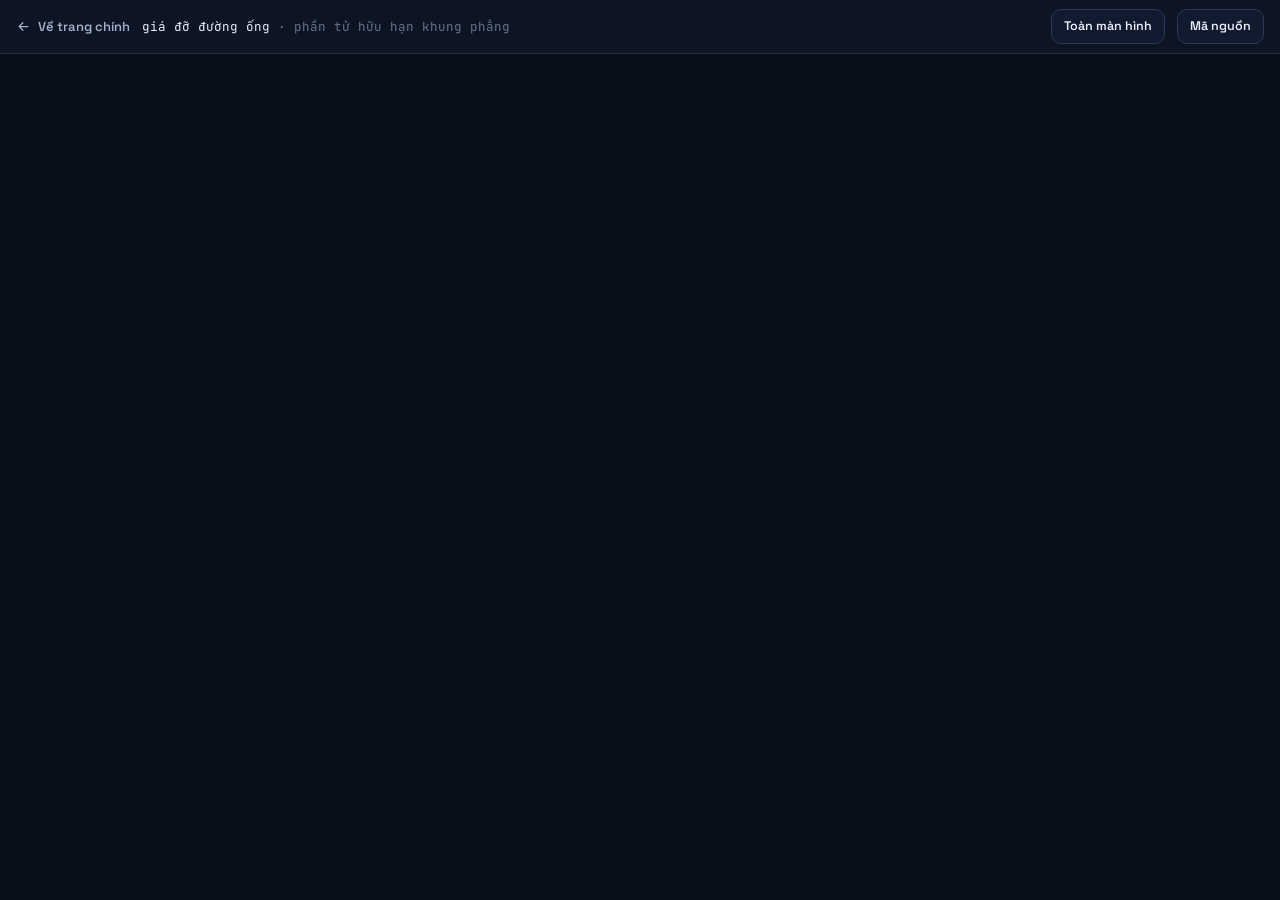
<file: tools/pipe-support.html>
<!DOCTYPE html>
<html lang="vi" data-theme="dark">
<head>
<meta charset="UTF-8">
<meta name="viewport" content="width=device-width, initial-scale=1">
<title>Tính giá đỡ đường ống — Truong Thanh Gia Thinh</title>
<meta name="description" content="Công cụ tính giá đỡ đường ống bằng phần tử hữu hạn khung phẳng, chạy trực tiếp trong trình duyệt.">
<meta name="theme-color" content="#0a0f1c">
<meta property="og:type" content="website">
<meta property="og:title" content="Tính giá đỡ đường ống — phần tử hữu hạn">
<meta property="og:description" content="Công cụ tính giá đỡ đường ống bằng phần tử hữu hạn khung phẳng, chạy trực tiếp trong trình duyệt.">
<meta property="og:image" content="https://brian261101.github.io/assets/img/og-card.jpg">
<meta property="og:image:width" content="1200">
<meta property="og:image:height" content="630">
<meta name="twitter:card" content="summary_large_image">
<link rel="icon" href="data:image/svg+xml,%3Csvg xmlns='http://www.w3.org/2000/svg' viewBox='0 0 32 32'%3E%3Crect width='32' height='32' rx='7' fill='%230a0f1c'/%3E%3Cpath d='M5 21V11l11 5zM27 21V11l-11 5z' fill='%23f5a524'/%3E%3Cpath d='M16 16V9M11 9h10' stroke='%234fb3d9' stroke-width='2.2' stroke-linecap='round' fill='none'/%3E%3C/svg%3E">
<link rel="preconnect" href="https://fonts.googleapis.com">
<link rel="preconnect" href="https://fonts.gstatic.com" crossorigin>
<link href="https://fonts.googleapis.com/css2?family=Space+Grotesk:wght@400;500;600;700&family=JetBrains+Mono:wght@400;500&display=swap" rel="stylesheet">
<link rel="stylesheet" href="../assets/css/site.css?v=4">
<style>
  html, body { height: 100%; }
  body { display: flex; flex-direction: column; overflow: hidden; }
  .embed-bar {
    flex: none; display: flex; align-items: center; gap: 12px;
    padding: 9px 16px; border-bottom: 1px solid var(--line);
    background: var(--bg-2);
  }
  .embed-bar .back {
    display: inline-flex; align-items: center; gap: 7px;
    font-size: 13px; font-weight: 600; color: var(--fg-2);
  }
  .embed-bar .back:hover { color: var(--flame); }
  .embed-bar .back svg { width: 15px; height: 15px; }
  .embed-bar .name { font-family: var(--mono); font-size: 12.5px; color: var(--fg); }
  .embed-bar .name span { color: var(--fg-3); }
  .embed-bar .sp { margin-left: auto; }
  .embed-bar a.btn { padding: 6px 12px; font-size: 12.5px; }
  iframe { flex: 1 1 auto; width: 100%; border: 0; display: block; background: var(--bg); }
  @media (max-width: 620px) {
    .embed-bar { flex-wrap: wrap; gap: 8px; padding: 8px 12px; }
    .embed-bar .name { width: 100%; order: 3; }
  }
</style>
</head>
<body>

<div class="embed-bar">
  <a class="back" href="../index.html#tools">
    <svg viewBox="0 0 24 24" fill="none" stroke="currentColor" stroke-width="2" stroke-linecap="round" stroke-linejoin="round"><path d="M19 12H5M11 18l-6-6 6-6"/></svg>
    Về trang chính
  </a>
  <span class="name">giá đỡ đường ống <span>· phần tử hữu hạn khung phẳng</span></span>
  <span class="sp"></span>
  <a class="btn" href="https://brian261101.github.io/pipe-support-web/" target="_blank" rel="noopener">Toàn màn hình</a>
  <a class="btn" href="https://github.com/brian261101/pipe-support-web" target="_blank" rel="noopener">Mã nguồn</a>
</div>

<iframe src="https://brian261101.github.io/pipe-support-web/"
        title="Công cụ tính giá đỡ đường ống"
        loading="eager"></iframe>

<script>
  // giữ nền tối cho khung nhúng, không theo nút sáng/tối của trang chính
  document.documentElement.setAttribute('data-theme', 'dark');
</script>
</body>
</html>
</file>
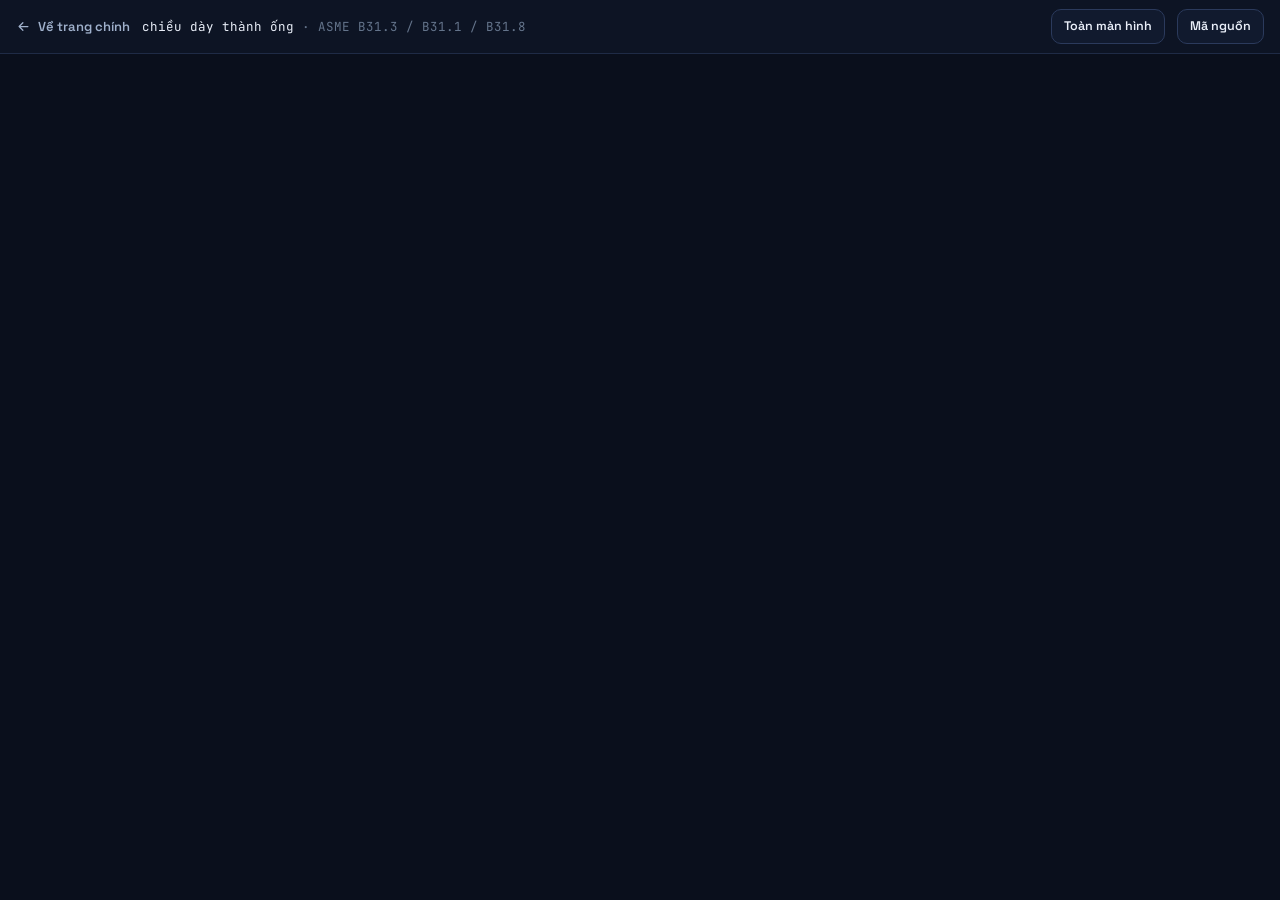
<file: tools/pipe-thickness.html>
<!DOCTYPE html>
<html lang="vi" data-theme="dark">
<head>
<meta charset="UTF-8">
<meta name="viewport" content="width=device-width, initial-scale=1">
<title>Tính chiều dày thành ống — Truong Thanh Gia Thinh</title>
<meta name="description" content="Công cụ tính chiều dày thành ống theo ASME B31.3 / B31.1 / B31.8 và chọn ống theo lưu chất, chạy trực tiếp trong trình duyệt.">
<meta name="theme-color" content="#0a0f1c">
<meta property="og:type" content="website">
<meta property="og:title" content="Tính chiều dày thành ống — ASME B31.3 / B31.1 / B31.8">
<meta property="og:description" content="Công cụ tính chiều dày thành ống và chọn ống theo lưu chất, chạy trực tiếp trong trình duyệt.">
<meta property="og:image" content="https://brian261101.github.io/assets/img/og-card.jpg">
<meta property="og:image:width" content="1200">
<meta property="og:image:height" content="630">
<meta name="twitter:card" content="summary_large_image">
<link rel="icon" href="data:image/svg+xml,%3Csvg xmlns='http://www.w3.org/2000/svg' viewBox='0 0 32 32'%3E%3Crect width='32' height='32' rx='7' fill='%230a0f1c'/%3E%3Ccircle cx='16' cy='16' r='10' fill='none' stroke='%234fb3d9' stroke-width='2'/%3E%3Ccircle cx='16' cy='16' r='5.5' fill='none' stroke='%23f5a524' stroke-width='2'/%3E%3C/svg%3E">
<link rel="preconnect" href="https://fonts.googleapis.com">
<link rel="preconnect" href="https://fonts.gstatic.com" crossorigin>
<link href="https://fonts.googleapis.com/css2?family=Space+Grotesk:wght@400;500;600;700&family=JetBrains+Mono:wght@400;500&display=swap" rel="stylesheet">
<link rel="stylesheet" href="../assets/css/site.css?v=4">
<style>
  html, body { height: 100%; }
  body { display: flex; flex-direction: column; overflow: hidden; }
  .embed-bar {
    flex: none; display: flex; align-items: center; gap: 12px;
    padding: 9px 16px; border-bottom: 1px solid var(--line);
    background: var(--bg-2);
  }
  .embed-bar .back {
    display: inline-flex; align-items: center; gap: 7px;
    font-size: 13px; font-weight: 600; color: var(--fg-2);
  }
  .embed-bar .back:hover { color: var(--flame); }
  .embed-bar .back svg { width: 15px; height: 15px; }
  .embed-bar .name { font-family: var(--mono); font-size: 12.5px; color: var(--fg); }
  .embed-bar .name span { color: var(--fg-3); }
  .embed-bar .sp { margin-left: auto; }
  .embed-bar a.btn { padding: 6px 12px; font-size: 12.5px; }
  iframe { flex: 1 1 auto; width: 100%; border: 0; display: block; background: var(--bg); }
  @media (max-width: 620px) {
    .embed-bar { flex-wrap: wrap; gap: 8px; padding: 8px 12px; }
    .embed-bar .name { width: 100%; order: 3; }
  }
</style>
</head>
<body>

<div class="embed-bar">
  <a class="back" href="../index.html#tools">
    <svg viewBox="0 0 24 24" fill="none" stroke="currentColor" stroke-width="2" stroke-linecap="round" stroke-linejoin="round"><path d="M19 12H5M11 18l-6-6 6-6"/></svg>
    Về trang chính
  </a>
  <span class="name">chiều dày thành ống <span>· ASME B31.3 / B31.1 / B31.8</span></span>
  <span class="sp"></span>
  <a class="btn" href="https://brian261101.github.io/pipe-thickness-web/" target="_blank" rel="noopener">Toàn màn hình</a>
  <a class="btn" href="https://github.com/brian261101/pipe-thickness-web" target="_blank" rel="noopener">Mã nguồn</a>
</div>

<iframe src="https://brian261101.github.io/pipe-thickness-web/"
        title="Công cụ tính chiều dày thành ống"
        loading="eager"></iframe>

<script>
  // giữ nền tối cho khung nhúng, không theo nút sáng/tối của trang chính
  document.documentElement.setAttribute('data-theme', 'dark');
</script>
</body>
</html>
</file>
<file: assets/css/site.css>
/* ==========================================================================
   Truong Thanh Gia Thinh — Mechanical & Piping Engineer
   Layout and theme. Dark is the default; light is opt-in via data-theme.
   ========================================================================== */

/* ---------- tokens ---------- */
:root {
  --bg:          #0a0f1c;
  --bg-2:        #0d1424;
  --panel:       #111a2e;
  --panel-2:     #16203a;
  --line:        #1f2b46;
  --line-2:      #2b3a5c;

  --fg:          #e9eef8;
  --fg-2:        #9fb0cb;
  --fg-3:        #64748b;

  --flame:       #f5a524;   /* natural gas */
  --flame-2:     #ffc860;
  --steel:       #4fb3d9;   /* carbon steel pipe */
  --weld:        #34d399;

  --grid:        rgba(120, 160, 220, 0.055);
  --sym:         rgba(120, 160, 220, 0.10);
  --shadow:      0 18px 50px -18px rgba(0, 0, 0, 0.75);

  --sans: 'Space Grotesk', system-ui, -apple-system, 'Segoe UI', sans-serif;
  --mono: 'JetBrains Mono', ui-monospace, 'Cascadia Code', Consolas, monospace;

  --maxw: 1080px;
  --nav-h: 62px;
  --r: 12px;
}

:root[data-theme="light"] {
  --bg:      #f6f7fa;
  --bg-2:    #eef1f6;
  --panel:   #ffffff;
  --panel-2: #f3f5f9;
  --line:    #dde3ed;
  --line-2:  #c6d0e0;

  --fg:      #101828;
  --fg-2:    #4a5a73;
  --fg-3:    #7b8aa3;

  --flame:   #b96b00;
  --flame-2: #8a5100;
  --steel:   #12708f;
  --weld:    #0e7f5c;

  --grid:    rgba(30, 70, 130, 0.06);
  --sym:     rgba(30, 70, 130, 0.11);
  --shadow:  0 14px 38px -18px rgba(20, 40, 80, 0.28);
}

*, *::before, *::after { box-sizing: border-box; margin: 0; padding: 0; }

html {
  scroll-behavior: smooth;
  scroll-padding-top: calc(var(--nav-h) + 18px);
  -webkit-text-size-adjust: 100%;
}

body {
  font-family: var(--sans);
  background: var(--bg);
  color: var(--fg);
  font-size: 15.5px;
  line-height: 1.68;
  min-height: 100vh;
  overflow-x: hidden;
  -webkit-font-smoothing: antialiased;
}

a { color: inherit; text-decoration: none; }
img { max-width: 100%; height: auto; display: block; }
svg { display: block; }
::selection { background: var(--flame); color: #0a0f1c; }

/* ---------- page background: isometric grid + P&ID symbols ---------- */
.bg {
  position: fixed;
  inset: 0;
  z-index: -2;
  pointer-events: none;
}
.bg svg { width: 100%; height: 100%; }

.bg-glow {
  position: fixed;
  inset: 0;
  z-index: -1;
  pointer-events: none;
  background:
    radial-gradient(60rem 40rem at 78% -8%,  rgba(245, 165, 36, 0.10), transparent 62%),
    radial-gradient(52rem 36rem at 6% 14%,   rgba(79, 179, 217, 0.09), transparent 60%),
    radial-gradient(70rem 50rem at 50% 108%, rgba(52, 211, 153, 0.06), transparent 65%);
}
:root[data-theme="light"] .bg-glow {
  background:
    radial-gradient(60rem 40rem at 78% -8%,  rgba(245, 165, 36, 0.13), transparent 62%),
    radial-gradient(52rem 36rem at 6% 14%,   rgba(79, 179, 217, 0.12), transparent 60%);
}

/* ---------- shell ---------- */
.wrap {
  width: 100%;
  max-width: var(--maxw);
  margin-inline: auto;
  padding-inline: 20px;
}

/* ---------- nav ---------- */
.nav {
  position: sticky;
  top: 0;
  z-index: 60;
  height: var(--nav-h);
  display: flex;
  align-items: center;
  border-bottom: 1px solid var(--line);
  background: color-mix(in srgb, var(--bg) 84%, transparent);
  backdrop-filter: blur(14px);
  -webkit-backdrop-filter: blur(14px);
}
.nav .wrap {
  display: flex;
  align-items: center;
  gap: 14px;
}

.brand {
  display: flex;
  align-items: center;
  gap: 9px;
  font-family: var(--mono);
  font-size: 13.5px;
  font-weight: 700;
  letter-spacing: -0.01em;
  white-space: nowrap;
}
.brand .mark {
  width: 26px;
  height: 26px;
  flex: none;
  color: var(--flame);
}
.brand .dim { color: var(--fg-3); font-weight: 400; }

.nav-links {
  display: flex;
  gap: 2px;
  margin-left: auto;
  list-style: none;
}
.nav-links a {
  display: block;
  /* the Vietnamese labels are longer and were wrapping onto a second line */
  white-space: nowrap;
  padding: 7px 10px;
  border-radius: 8px;
  font-size: 13.5px;
  font-weight: 500;
  color: var(--fg-2);
  transition: color .18s, background .18s;
}
.nav-links a:hover { color: var(--fg); background: var(--panel-2); }
.nav-links a.on { color: var(--flame); }

.nav-tools {
  display: flex;
  align-items: center;
  gap: 6px;
  margin-left: 6px;
  padding-left: 12px;
  border-left: 1px solid var(--line);
}

.icon-btn {
  width: 32px;
  height: 32px;
  display: grid;
  place-items: center;
  border: 1px solid var(--line);
  border-radius: 8px;
  background: var(--panel);
  color: var(--fg-2);
  cursor: pointer;
  transition: color .18s, border-color .18s, transform .18s;
}
.icon-btn:hover {
  color: var(--flame);
  border-color: var(--line-2);
  transform: translateY(-1px);
}
.icon-btn svg { width: 15px; height: 15px; }

.lang-btn {
  /* .icon-btn is a grid, which would stack EN / . / VI vertically */
  display: flex;
  align-items: center;
  white-space: nowrap;
  width: auto;
  padding-inline: 9px;
  font-family: var(--mono);
  font-size: 11.5px;
  font-weight: 700;
  letter-spacing: .04em;
}
.lang-btn .on { color: var(--flame); }
.lang-btn .off { color: var(--fg-3); }

.burger { display: none; }

/* ---------- hero ---------- */
.hero { padding: 62px 0 54px; position: relative; }

.hero-grid {
  display: grid;
  grid-template-columns: minmax(0, 1fr) 290px;
  gap: 46px;
  align-items: center;
}

.tag-term {
  display: inline-flex;
  align-items: center;
  gap: 8px;
  padding: 5px 12px 5px 9px;
  border: 1px solid var(--line-2);
  border-radius: 999px;
  background: var(--panel);
  font-family: var(--mono);
  font-size: 11.5px;
  color: var(--fg-2);
  margin-bottom: 22px;
}
.tag-term .dot {
  width: 7px; height: 7px;
  border-radius: 50%;
  background: var(--weld);
  box-shadow: 0 0 0 3px color-mix(in srgb, var(--weld) 22%, transparent);
  animation: pulse 2.6s ease-in-out infinite;
}
@keyframes pulse { 0%,100% { opacity: 1 } 50% { opacity: .45 } }
.tag-term b { color: var(--flame); font-weight: 600; }

h1.name {
  font-size: clamp(2.3rem, 6.4vw, 3.9rem);
  font-weight: 700;
  line-height: 1.04;
  letter-spacing: -0.035em;
}
h1.name .accent {
  background: linear-gradient(100deg, var(--flame) 10%, var(--flame-2) 55%, var(--steel) 115%);
  -webkit-background-clip: text;
  background-clip: text;
  color: transparent;
}

.role {
  margin-top: 14px;
  font-family: var(--mono);
  font-size: clamp(.82rem, 2.1vw, .95rem);
  letter-spacing: .01em;
  color: var(--steel);
}

.lede {
  margin-top: 20px;
  max-width: 60ch;
  color: var(--fg-2);
  font-size: 15.5px;
}
.lede b { color: var(--fg); font-weight: 600; }

.cta {
  display: flex;
  flex-wrap: wrap;
  gap: 10px;
  margin-top: 28px;
}
.btn {
  display: inline-flex;
  align-items: center;
  gap: 8px;
  padding: 10px 17px;
  border-radius: 10px;
  border: 1px solid var(--line-2);
  background: var(--panel);
  color: var(--fg);
  font-size: 13.5px;
  font-weight: 600;
  cursor: pointer;
  transition: transform .18s, border-color .18s, background .18s, box-shadow .18s;
}
.btn svg { width: 15px; height: 15px; flex: none; }
.btn:hover {
  transform: translateY(-2px);
  border-color: var(--flame);
  box-shadow: var(--shadow);
}
.btn.primary {
  background: linear-gradient(135deg, var(--flame), var(--flame-2));
  border-color: transparent;
  color: #16130a;
}
:root[data-theme="light"] .btn.primary { color: #fff; }

/* portrait */
.portrait {
  position: relative;
  justify-self: center;
  width: 250px;
}
.portrait img {
  width: 100%;
  height: auto;
  aspect-ratio: 1;
  object-fit: cover;
  border-radius: 14px;
  border: 1px solid var(--line-2);
  background: var(--panel);
  /* tranh minh hoa da duoc chinh mau san - khong ap them bo loc anh chup */
  filter: none;
}
/* drafting corner ticks */
.portrait::before,
.portrait::after {
  content: "";
  position: absolute;
  width: 26px; height: 26px;
  border: 2px solid var(--flame);
  opacity: .8;
}
.portrait::before { top: -8px;  left: -8px;  border-right: 0; border-bottom: 0; border-radius: 4px 0 0 0; }
.portrait::after  { bottom: -8px; right: -8px; border-left: 0;  border-top: 0;    border-radius: 0 0 4px 0; }

/* hero spool drawing */
.spool {
  margin-top: 46px;
  border: 1px solid var(--line);
  border-radius: var(--r);
  background: linear-gradient(180deg, var(--panel), var(--bg-2));
  overflow: hidden;
  position: relative;
}
.spool .cap {
  display: flex;
  align-items: center;
  gap: 8px;
  padding: 8px 14px;
  border-bottom: 1px solid var(--line);
  font-family: var(--mono);
  font-size: 11px;
  color: var(--fg-3);
}
.spool .cap .lamp { width: 8px; height: 8px; border-radius: 50%; background: var(--line-2); }
.spool .cap .lamp.a { background: var(--flame); }
.spool svg { width: 100%; height: auto; }

.flow {
  stroke-dasharray: 16 190;
  animation: flow 5.5s linear infinite;
}
@keyframes flow { to { stroke-dashoffset: -412; } }

/* ---------- stats strip ---------- */
.stats {
  display: grid;
  grid-template-columns: repeat(4, 1fr);
  gap: 1px;
  margin-top: 26px;
  border: 1px solid var(--line);
  border-radius: var(--r);
  background: var(--line);
  overflow: hidden;
}
.stat { background: var(--panel); padding: 16px 18px; }
.stat .n {
  font-family: var(--mono);
  font-size: 1.5rem;
  font-weight: 700;
  color: var(--flame);
  line-height: 1.1;
}
.stat .k {
  margin-top: 3px;
  font-size: 11.5px;
  letter-spacing: .06em;
  text-transform: uppercase;
  color: var(--fg-3);
}

/* ---------- sections ---------- */
section { padding: 54px 0; scroll-margin-top: calc(var(--nav-h) + 10px); }

.sec-head { margin-bottom: 26px; }
.sec-label {
  display: inline-flex;
  align-items: center;
  gap: 8px;
  font-family: var(--mono);
  font-size: 11.5px;
  letter-spacing: .14em;
  text-transform: uppercase;
  color: var(--flame);
}
.sec-label svg { width: 13px; height: 13px; }
.sec-head h2 {
  margin-top: 9px;
  font-size: clamp(1.5rem, 3.4vw, 2rem);
  font-weight: 700;
  letter-spacing: -0.025em;
}
.sec-head p {
  margin-top: 7px;
  max-width: 62ch;
  color: var(--fg-2);
  font-size: 14.5px;
}

/* ---------- cards ---------- */
.card {
  border: 1px solid var(--line);
  border-radius: var(--r);
  background: var(--panel);
  padding: 20px;
  transition: border-color .2s, transform .2s, box-shadow .2s;
}
.card:hover {
  border-color: var(--line-2);
  transform: translateY(-2px);
  box-shadow: var(--shadow);
}

/* ---------- experience timeline ---------- */
.tl { position: relative; padding-left: 30px; }
.tl::before {
  content: "";
  position: absolute;
  left: 8px; top: 8px; bottom: 8px;
  width: 3px;
  border-radius: 2px;
  background: linear-gradient(180deg, var(--flame), var(--steel) 55%, transparent);
  opacity: .55;
}

.job { position: relative; margin-bottom: 18px; }
/* weld-bead node on the run */
.job::before {
  content: "";
  position: absolute;
  left: -29px; top: 24px;
  width: 15px; height: 15px;
  border-radius: 50%;
  background: var(--bg);
  border: 3px solid var(--steel);
}
.job.now::before {
  border-color: var(--flame);
  box-shadow: 0 0 0 5px color-mix(in srgb, var(--flame) 16%, transparent);
}

.job-top {
  display: flex;
  flex-wrap: wrap;
  align-items: baseline;
  gap: 4px 12px;
  margin-bottom: 4px;
}
.job-top h3 { font-size: 1.05rem; font-weight: 700; letter-spacing: -0.01em; }
.job .when {
  margin-left: auto;
  font-family: var(--mono);
  font-size: 11.5px;
  color: var(--fg-3);
  white-space: nowrap;
}
.job .co {
  font-size: 13px;
  color: var(--steel);
  font-weight: 500;
}
.job .proj {
  display: inline-block;
  margin-top: 9px;
  padding: 2px 9px;
  border: 1px dashed var(--line-2);
  border-radius: 6px;
  font-family: var(--mono);
  font-size: 11px;
  color: var(--fg-2);
}
.job ul { list-style: none; margin-top: 11px; }
.job li {
  position: relative;
  padding-left: 19px;
  margin-bottom: 7px;
  color: var(--fg-2);
  font-size: 14.2px;
}
/* flow-arrow bullet */
.job li::before {
  content: "";
  position: absolute;
  left: 2px; top: .62em;
  width: 7px; height: 7px;
  border-top: 1.6px solid var(--flame);
  border-right: 1.6px solid var(--flame);
  transform: rotate(45deg);
  opacity: .85;
}

.chips { display: flex; flex-wrap: wrap; gap: 6px; margin-top: 13px; }
.chip {
  padding: 3px 9px;
  border: 1px solid var(--line);
  border-radius: 6px;
  background: var(--panel-2);
  font-family: var(--mono);
  font-size: 11px;
  color: var(--fg-2);
}
.chip.hot { border-color: color-mix(in srgb, var(--flame) 45%, var(--line)); color: var(--flame); }

/* ---------- skills ---------- */
.grid-3 {
  display: grid;
  grid-template-columns: repeat(auto-fit, minmax(255px, 1fr));
  gap: 14px;
}
.skill-card h3 {
  display: flex;
  align-items: center;
  gap: 9px;
  font-size: .96rem;
  font-weight: 700;
  margin-bottom: 12px;
}
.skill-card h3 svg { width: 19px; height: 19px; color: var(--flame); flex: none; }
.skill-card ul { list-style: none; }
.skill-card li {
  display: flex;
  gap: 9px;
  font-size: 13.8px;
  color: var(--fg-2);
  padding: 4px 0;
  border-bottom: 1px dashed var(--line);
}
.skill-card li:last-child { border-bottom: 0; }
.skill-card li::before {
  content: "—";
  color: var(--steel);
  font-family: var(--mono);
  flex: none;
}

/* toolchain */
.tools {
  display: grid;
  grid-template-columns: repeat(auto-fill, minmax(140px, 1fr));
  gap: 10px;
  margin-top: 14px;
}
.tool {
  display: flex;
  align-items: center;
  gap: 9px;
  padding: 11px 13px;
  border: 1px solid var(--line);
  border-radius: 10px;
  background: var(--panel);
  font-size: 13px;
  font-weight: 500;
  transition: border-color .18s, transform .18s;
}
.tool:hover { border-color: var(--flame); transform: translateY(-2px); }
.tool .sq {
  width: 9px; height: 9px;
  border-radius: 2px;
  flex: none;
  background: var(--steel);
}
.tool.core .sq { background: var(--flame); }
.tool small {
  display: block;
  font-family: var(--mono);
  font-size: 10px;
  color: var(--fg-3);
  font-weight: 400;
}

/* ---------- standards ---------- */
.codes { display: flex; flex-wrap: wrap; gap: 8px; margin-top: 14px; }
.code {
  padding: 7px 13px;
  border: 1px solid var(--line-2);
  border-radius: 8px;
  background: var(--panel);
  font-family: var(--mono);
  font-size: 12px;
  color: var(--fg);
}
.code span { color: var(--fg-3); }

/* ---------- education / award ---------- */
.grid-2 {
  display: grid;
  grid-template-columns: repeat(auto-fit, minmax(290px, 1fr));
  gap: 14px;
}
.edu .deg { font-size: 1.02rem; font-weight: 700; }
.edu .sch { color: var(--steel); font-size: 13.5px; margin-top: 2px; }
.edu .meta {
  font-family: var(--mono);
  font-size: 11.5px;
  color: var(--fg-3);
  margin-top: 7px;
}
.edu hr { border: 0; border-top: 1px dashed var(--line); margin: 14px 0; }
.edu .sub-t {
  font-family: var(--mono);
  font-size: 10.5px;
  letter-spacing: .1em;
  text-transform: uppercase;
  color: var(--flame);
}

/* ---------- contact ---------- */
.contact-grid {
  display: grid;
  grid-template-columns: repeat(auto-fit, minmax(230px, 1fr));
  gap: 12px;
}
.cc {
  display: flex;
  align-items: center;
  gap: 13px;
  padding: 15px 17px;
  border: 1px solid var(--line);
  border-radius: var(--r);
  background: var(--panel);
  transition: border-color .18s, transform .18s;
}
.cc:hover { border-color: var(--flame); transform: translateY(-2px); }
.cc svg { width: 19px; height: 19px; color: var(--flame); flex: none; }
.cc .k {
  font-family: var(--mono);
  font-size: 10.5px;
  letter-spacing: .1em;
  text-transform: uppercase;
  color: var(--fg-3);
}
.cc .v { font-size: 13.8px; font-weight: 500; word-break: break-word; }

/* ---------- footer ---------- */
footer {
  border-top: 1px solid var(--line);
  padding: 30px 0 40px;
  margin-top: 30px;
}
.foot {
  display: flex;
  flex-wrap: wrap;
  gap: 16px;
  align-items: center;
  justify-content: space-between;
}
.foot .n { font-weight: 700; }
.foot .s {
  font-family: var(--mono);
  font-size: 11.5px;
  color: var(--fg-3);
  margin-top: 2px;
}
.foot-links { display: flex; gap: 8px; }

/* ---------- reveal ----------
   Gated on .js so that with scripting off (or site.js failing to load) the
   whole page still renders instead of everything below the hero going blank. */
.js .rv {
  opacity: 0;
  transform: translateY(16px);
  transition: opacity .6s cubic-bezier(.2,.7,.3,1), transform .6s cubic-bezier(.2,.7,.3,1);
}
.js .rv.in { opacity: 1; transform: none; }

@media (prefers-reduced-motion: reduce) {
  html { scroll-behavior: auto; }
  .js .rv { opacity: 1; transform: none; transition: none; }
  .flow, .tag-term .dot { animation: none; }
}

/* ---------- responsive ---------- */
@media (max-width: 980px) {
  .hero-grid { grid-template-columns: 1fr; gap: 34px; }
  .portrait { order: -1; width: 180px; justify-self: start; }
  .stats { grid-template-columns: repeat(2, 1fr); }
}

/* Nav tieng Viet co 8 muc can ~1019px; duoi nguong nay chuyen sang menu mobile. */
@media (max-width: 1070px) {
  .nav-links {
    position: fixed;
    inset: var(--nav-h) 0 auto 0;
    flex-direction: column;
    gap: 0;
    padding: 10px 20px 18px;
    border-bottom: 1px solid var(--line);
    background: var(--bg);
    box-shadow: var(--shadow);
    display: none;
  }
  .nav-links.open { display: flex; }
  .nav-links a { white-space: normal; padding: 11px 6px; font-size: 15px; border-bottom: 1px solid var(--line); border-radius: 0; }
  .burger { display: grid; }
  .nav-tools { margin-left: auto; }
  .hero { padding: 40px 0 34px; }
  section { padding: 42px 0; }
  .tl { padding-left: 24px; }
  .job::before { left: -23px; width: 13px; height: 13px; }
  .job .when { margin-left: 0; width: 100%; }
}

@media (max-width: 400px) {
  body { font-size: 15px; }
  .wrap { padding-inline: 16px; }
  .stats { grid-template-columns: 1fr; }
}

/* ---------- print ---------- */
@media print {
  .nav, .bg, .bg-glow, .cta, .spool, footer { display: none; }
  body { background: #fff; color: #000; font-size: 11pt; }
  .card, .cc { border-color: #ccc; break-inside: avoid; }
}

/* ---------- thẻ công cụ (tránh trùng .tool của mục Stack) ---------- */
.tool-top { display: flex; align-items: flex-start; gap: 12px; margin-bottom: 11px; }
.tool-ico { width: 34px; height: 34px; flex: none; color: var(--flame); }
.toolcard h3 { font-size: 1.05rem; font-weight: 700; letter-spacing: -0.01em; }
.tool-sub {
  font-family: var(--mono); font-size: 11.5px; color: var(--steel); margin-top: 2px;
}
.toolcard ul { list-style: none; margin-bottom: 12px; }
.toolcard li {
  position: relative; padding-left: 19px; margin-bottom: 7px;
  color: var(--fg-2); font-size: 14px;
}
.toolcard li::before {
  content: ""; position: absolute; left: 2px; top: .62em;
  width: 7px; height: 7px;
  border-top: 1.6px solid var(--flame); border-right: 1.6px solid var(--flame);
  transform: rotate(45deg); opacity: .85;
}
.tool-act { display: flex; flex-wrap: wrap; gap: 8px; margin-top: 14px; }
.tool-act .btn { padding: 8px 14px; font-size: 13px; }
.tool-note {
  margin-top: 14px; font-size: 13px; color: var(--fg-3); text-align: center;
}

/* ---------- dòng thông tin việc làm ---------- */
.job-meta {
  display: flex; flex-wrap: wrap; align-items: center;
  gap: 4px 0; margin-top: 5px;
  font-size: 12.5px; color: var(--fg-3);
}
.job-meta .jm { display: inline-flex; align-items: center; }
.job-meta .jm + .jm::before {
  content: ""; width: 3px; height: 3px; border-radius: 50%;
  background: currentColor; opacity: .6; margin: 0 9px;
}
.when .dur { font-weight: 400; color: var(--fg-3); }
.when .dur::before { content: " · "; }

/* ---------- Claude skills ---------- */
.skills-list { display: grid; gap: 10px; }

.skillrow { padding: 15px 17px; }
.skillrow-head {
  display: flex; flex-wrap: wrap; align-items: flex-start;
  gap: 10px 14px; justify-content: space-between;
}
.skillrow h3 {
  font-family: var(--mono); font-size: 1rem; font-weight: 700;
  letter-spacing: -0.01em; word-break: break-word;
}
.skillrow-meta {
  font-family: var(--mono); font-size: 11.5px; color: var(--fg-3); margin-top: 3px;
}
.skillrow-act { display: flex; flex-wrap: wrap; gap: 7px; }
.skillrow-act .btn { padding: 7px 13px; font-size: 12.5px; }
.skillrow-desc {
  margin-top: 10px; color: var(--fg-2); font-size: 14px; max-width: 78ch;
}

.skillmsg {
  border: 1px dashed var(--line-2); border-radius: var(--r);
  padding: 20px; text-align: center;
}
.skillmsg .t { font-weight: 600; font-size: 14px; }
.skillmsg .b {
  color: var(--fg-2); font-size: 13px; margin-top: 5px;
  max-width: 62ch; margin-inline: auto;
}
.skillmsg .btn { margin-top: 12px; }
.skillmsg.warn { border-color: color-mix(in srgb, var(--flame) 45%, var(--line)); }
.skillmsg.warn .t { color: var(--flame); }
.skillmsg.load .t { color: var(--fg-3); font-weight: 400; }

.skills-how {
  margin-top: 14px; border: 1px solid var(--line); border-radius: var(--r);
  background: var(--panel); padding: 12px 16px;
}
.skills-how summary {
  cursor: pointer; font-size: 13.5px; font-weight: 600; color: var(--fg-2);
}
.skills-how summary:hover { color: var(--flame); }
.skills-how p { margin-top: 9px; font-size: 13.5px; color: var(--fg-2); }
.skills-how pre {
  margin-top: 8px; padding: 11px 13px; overflow-x: auto;
  background: var(--bg-2); border: 1px solid var(--line); border-radius: 8px;
}
.skills-how code {
  font-family: var(--mono); font-size: 12.5px; color: var(--fg); white-space: pre;
}
.skills-how code span { color: var(--fg-3); }

/* Muc Hoc van gap lai thanh mot nut bam. Summary phai giu display:list-item,
   vi dat display:flex la Chrome bo luon tam giac mo/dong. */
.edufold {
  border: 1px solid var(--line); border-radius: var(--r);
  background: var(--panel); padding: 16px 20px;
  transition: border-color .18s;
}
.edufold:hover { border-color: var(--line-2); }
.edufold summary {
  cursor: pointer; margin-left: 2px;
  font-family: var(--sans); font-size: clamp(1.15rem, 2.6vw, 1.5rem);
  font-weight: 700; letter-spacing: -0.02em; color: var(--fg);
  list-style-position: outside;
}
.edufold summary::marker { color: var(--flame); font-size: .75em; }
.edufold summary svg {
  /* trang nay co rule chung svg{display:block}, de nguyen thi icon xuong
     dong rieng va vertical-align khong con tac dung */
  display: inline-block;
  width: 1.05em; height: 1.05em; color: var(--flame);
  vertical-align: -0.16em; margin-right: 10px;
}
.edufold summary:hover { color: var(--flame); }
.edufold[open] summary {
  padding-bottom: 13px; margin-bottom: 15px;
  border-bottom: 1px solid var(--line);
}
/* the ben trong phai sang hon nen khoi gap moi con phan biet duoc */
.edufold .card { background: var(--panel-2); }

.skills-refresh {
  display: flex; flex-wrap: wrap; align-items: center; gap: 10px;
  justify-content: center; margin-top: 4px;
}
.skills-refresh .btn { padding: 6px 13px; font-size: 12.5px; }
.skills-hint { font-size: 12px; color: var(--fg-3); }
</file>
